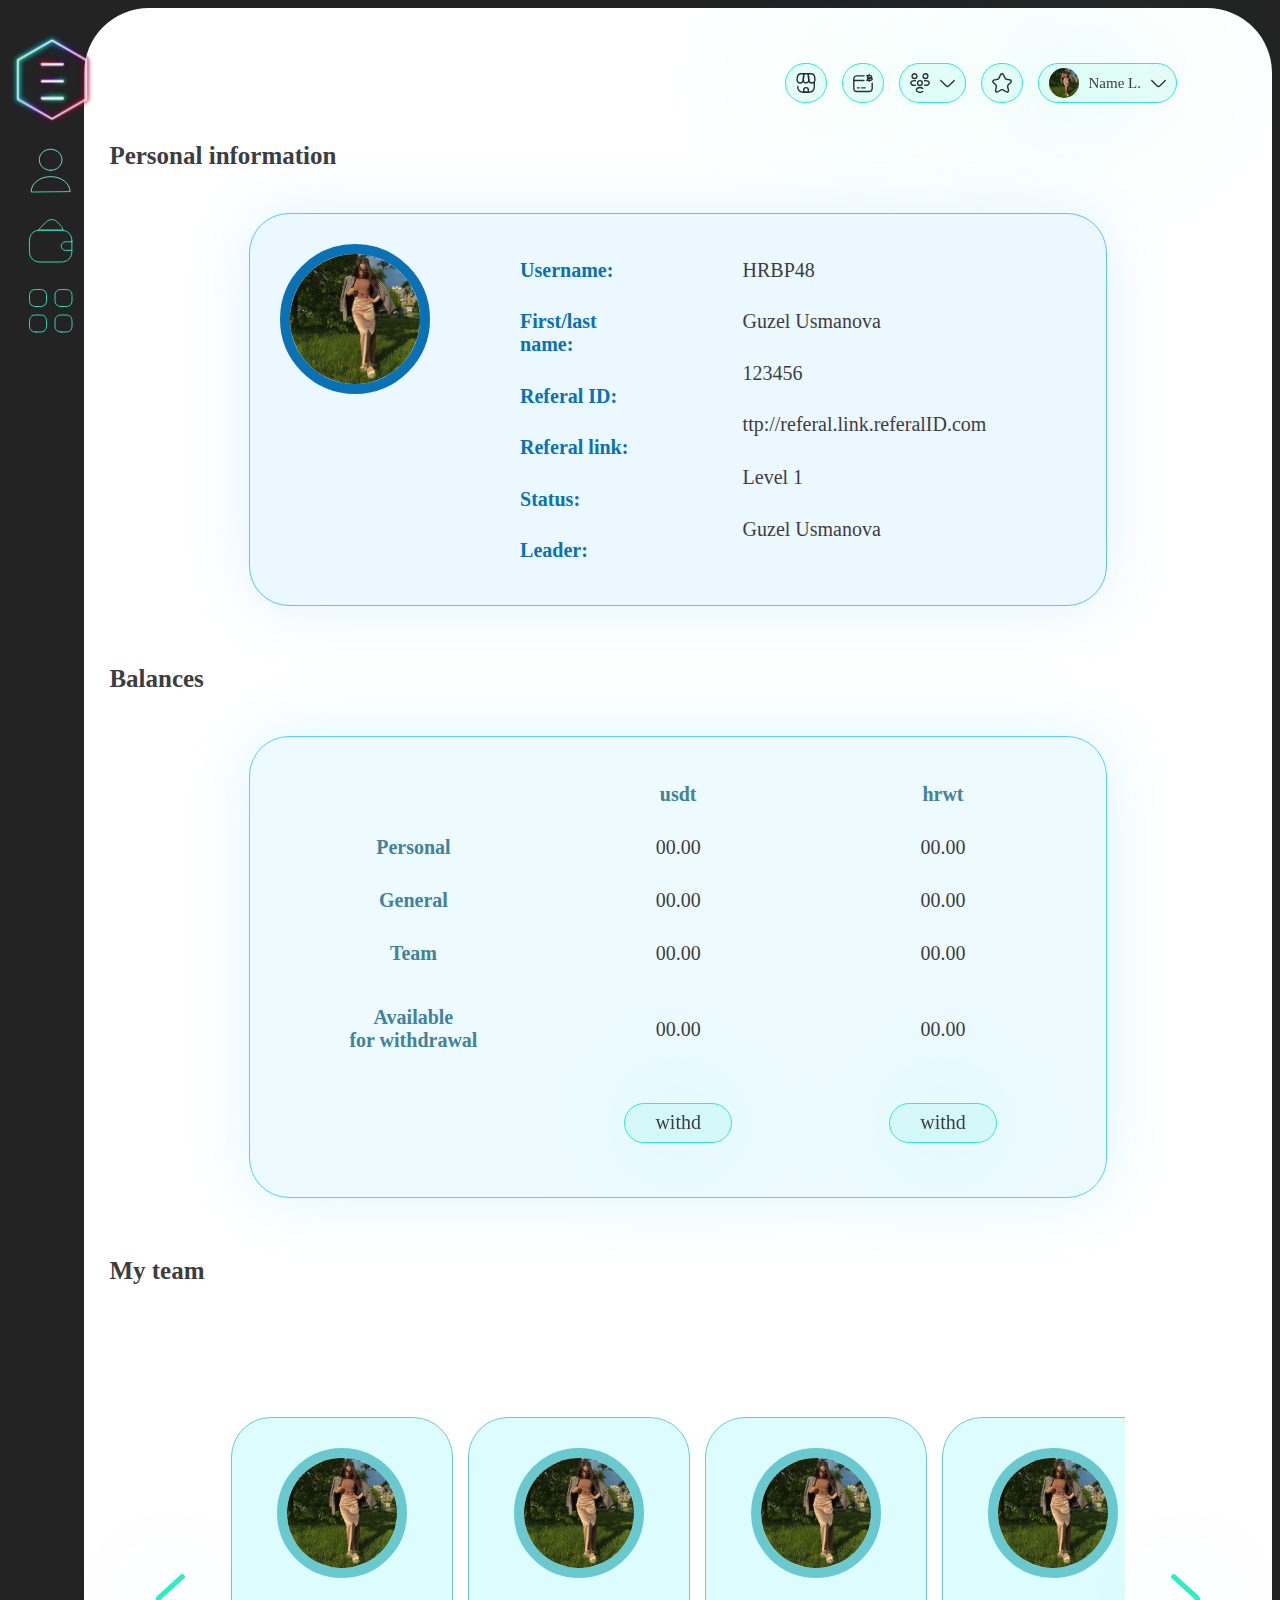
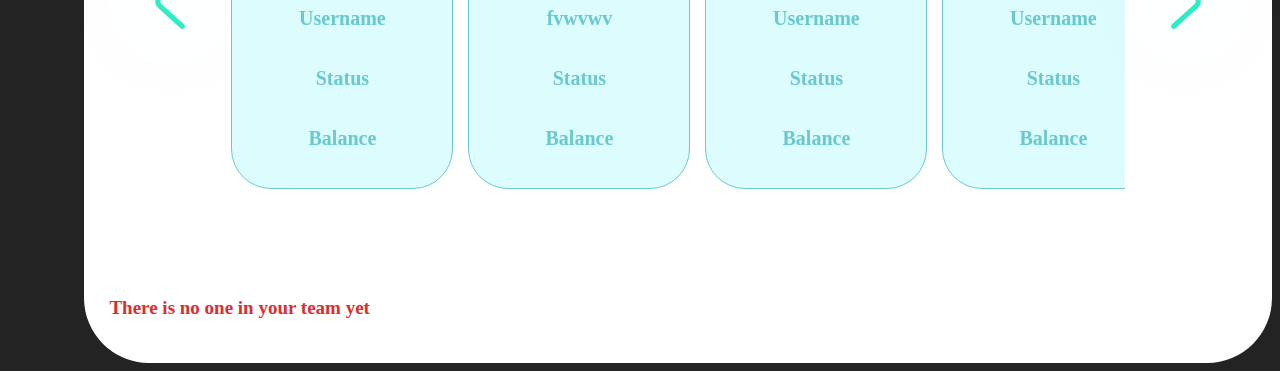
<file: index.html>
<!DOCTYPE html>
<html lang="en">
  <head>
    <title>Home</title>
    <meta charset="UTF-8" />
    <meta name="viewport" content="width=device-width" />
    <link rel="stylesheet" href="styles.css" />
    <script src="script.js" defer></script>
  </head>
  <body class="body">

    <div class="buttonsmenu">

        <button class="logo">
          <img  src="media/logo.png">
        </button>

        <a class="menu mar" href="#personalinformation">
          <img src="media/11.svg">
        </a>

        
          <a class="menu" href="#balances">
          <img src="media/2.svg">
          </a>
       

        <a class="menu" href="#myteam">
          <img src="media/3.svg">
        </a>
      
    </div>

    <div class="main">
      <nav class="nav">
        <div class="buttons">
          <button class="but" type="button">
            <img class="icon" src="media/market.svg" alt="" />
          </button>
          <button class="but" type="button">
            <img class="icon" src="media/finance.svg" alt="" />
          </button>
          <div>
            <button class="but down" type="button">
            <img class="icon" src="media/community.svg" alt="" />
            <img class="row" src="media/row.svg" alt="" />
          </button>

           <ul class="dropdown-list1">
                        <li class="dropdown-list-item" data-value="area">
                          <img src="media/teacher.png">
                          <a href="trainers.html">Trainers</a>
                        </li>
                        <li class="dropdown-list-item" data-value="packages">
                          <img src="media/blog.png">
                          <a href="index.html">Blog</a>
                        </li>
                    </ul> 
          </div>
          <button class="but" type="button">
            <img class="icon" src="media/project.svg" alt="" />
          </button>

          <div class="form-group">
              
                <div class="dropdown"></div>
                    <button class="signin button_drop">
                        <img class="photo button_drop" src="media/img.jpg" alt="" />
                        <p class="button_drop">Name L.</p>
                        <img class="row button_drop" src="media/row.svg" alt="" />
                    </button>
                    <ul class="dropdown-list2">
                        <li class="dropdown-list-item" data-value="area">
                          <img src="media/area.png">
                          <a href="index.html">Personal area</a>
                        </li>
                        <li class="dropdown-list-item" data-value="packages">
                          <img src="media/packages.png">
                          <a href="packages.html">Packages</a>
                        </li>
                        <li class="dropdown-list-item" data-value="settings">
                          <img src="media/settings.png">
                          <a href="settings.html">Settings</a>
                        </li>
                        <li class="dropdown-list-item" data-value="exit">
                          <img src="media/clock.png">
                          <a href="schedule.html">Schedule</a>
                        </li>
                        <li class="dropdown-list-item" data-value="exit">
                          <img src="media/exit.png">
                          <a href="index.html">Exit</a>
                        </li>
                    </ul>
                </div>

            <button class=" burger" type="button">
            <img class="icon" src="media/burger.svg" alt="" />
          </button>

        </div>
      </nav>

      
      <div class="information">
        <p id="personalinformation">Personal information</p>
        <div class="personal">
          <img class="profile" src="media/img.jpg" alt="">
          <div class="perinf">
                <div class="title">
                <h1 class="textleft">Username: </h1>
                <h1 class="textleft">First/last name: </h1>
                <h1 class="textleft">Referal ID: </h1>
                <h1 class="textleft">Referal link: </h1>
                <h1 class="textleft">Status: </h1>
                <h1 class="textleft">Leader: </h1>
              </div>
              <div class="title">
                <h1 class="textright">HRBP48</h1>
                <h1 class="textright">Guzel Usmanova</h1>
                <h1 class="textright">123456</h1>
                <a class="textright" href="ttp://referal.link.referalID.com">ttp://referal.link.referalID.com</a>
                <h1 class="textright">Level 1</h1>
                <h1 class="textright">Guzel Usmanova</h1>
              </div>
          </div>
          

        </div>

        <p id="balances">Balances</p>
        <div class="balances">
          <table class="table">
            <tr><th></th><th>usdt</th><th>hrwt</th></tr> <!--ряд с ячейками заголовков-->
            <tr><th>Personal</th><td>00.00</td><td>00.00</td></tr>
            <tr><th>General</th><td>00.00</td><td>00.00</td></tr>
            <tr><th>Team</th><td>00.00</td><td>00.00</td></tr>
            <tr><th>Available <br>for withdrawal</th><td>00.00</td><td>00.00</td></tr>
            <tr><th></th><th><button>withd</button></th><th><button>withd</button></th></tr>
          </table>
        </div>

        <p id="myteam">My team</p>
        <div class="forscroll" style="display: flex; align-items: center;">
          <button id="left" class="scrollbutton">
                  <img src="media/rowleft.svg">
          </button>
        <div class="wrapper">
        
            <div class="slider">
                
                <div class="myteam">
                  <img class="profileteam" src="media/img.jpg" alt="">
                  <p class="team">Username</p>
                  <p class="team">Status</p>
                  <p class="team">Balance</p>
                </div>
                <div class="myteam">
                  <img class="profileteam" src="media/img.jpg" alt="">
                  <p class="team">fvwvwv</p>
                  <p class="team">Status</p>
                  <p class="team">Balance</p>
                </div>
                <div class="myteam">
                  <img class="profileteam" src="media/img.jpg" alt="">
                  <p class="team">Username</p>
                  <p class="team">Status</p>
                  <p class="team">Balance</p>
                </div>
                <div class="myteam">
                  <img class="profileteam" src="media/img.jpg" alt="">
                  <p class="team">Username</p>
                  <p class="team">Status</p>
                  <p class="team">Balance</p>
                </div>
                <div class="myteam">
                  <img class="profileteam" src="media/img.jpg" alt="">
                  <p class="team">Username</p>
                  <p class="team">Status</p>
                  <p class="team">Balance</p>
                </div>
                <div class="myteam">
                  <img class="profileteam" src="media/img.jpg" alt="">
                  <p class="team">Username</p>
                  <p class="team">Status</p>
                  <p class="team">Balance</p>
                </div>
                <div class="myteam">
                  <img class="profileteam" src="media/img.jpg" alt="">
                  <p class="team">Username</p>
                  <p class="team">Status</p>
                  <p class="team">Balance</p>
                </div>
                <div class="myteam">
                  <img class="profileteam" src="media/img.jpg" alt="">
                  <p class="team">Username</p>
                  <p class="team">Status</p>
                  <p class="team">Balance</p>
                </div>
                <div class="myteam">
                  <img class="profileteam" src="media/img.jpg" alt="">
                  <p class="team">Username</p>
                  <p class="team">Status</p>
                  <p class="team">Balance</p>
                </div>
                <div class="myteam">
                  <img class="profileteam" src="media/img.jpg" alt="">
                  <p class="team">Username</p>
                  <p class="team">Status</p>
                  <p class="team">Balance</p>
                </div>
                
            </div>

           
        </div>
         <button id="right" class="scrollbutton">
              <img src="media/rowright.svg">
        </button>
        </div>


      </div>

      <div class="empty_team">
        <p>There is no one in your team yet</p>
      </div>


    </div>
  </body>
</html>
</file>
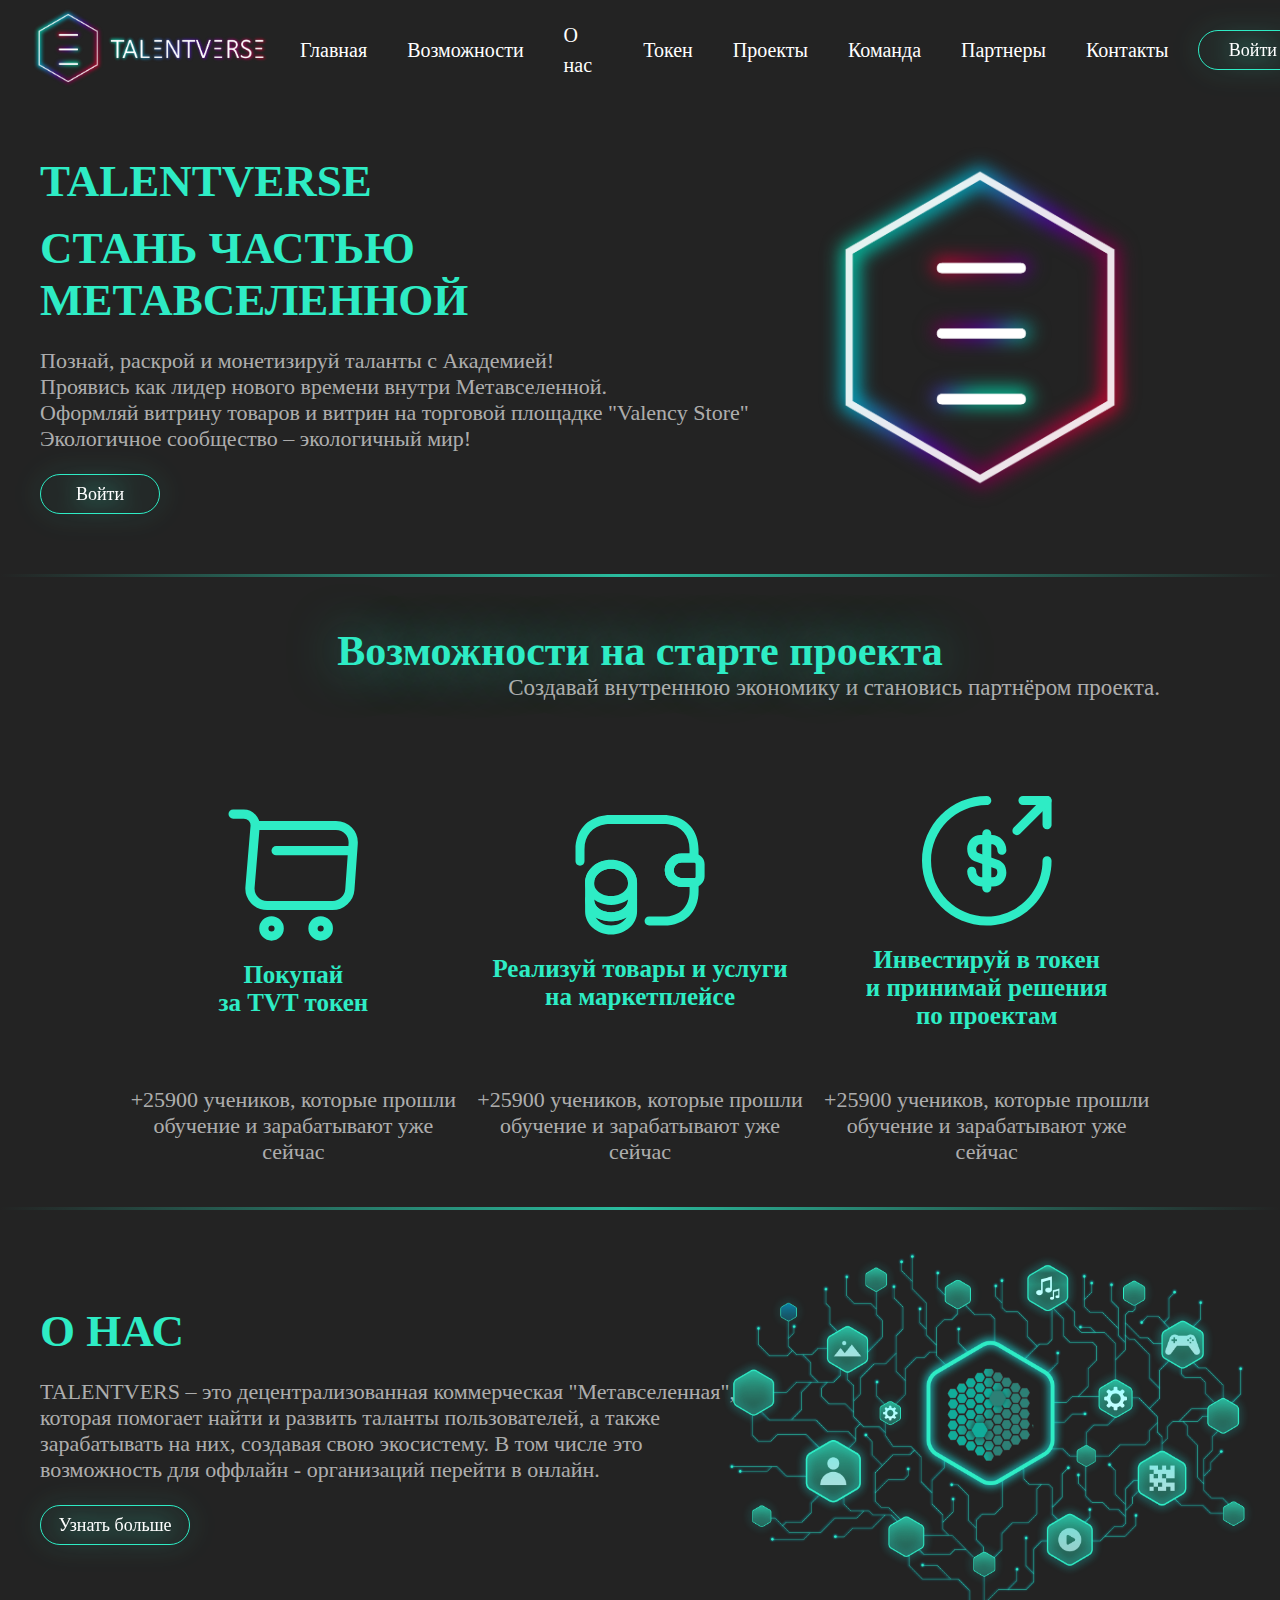
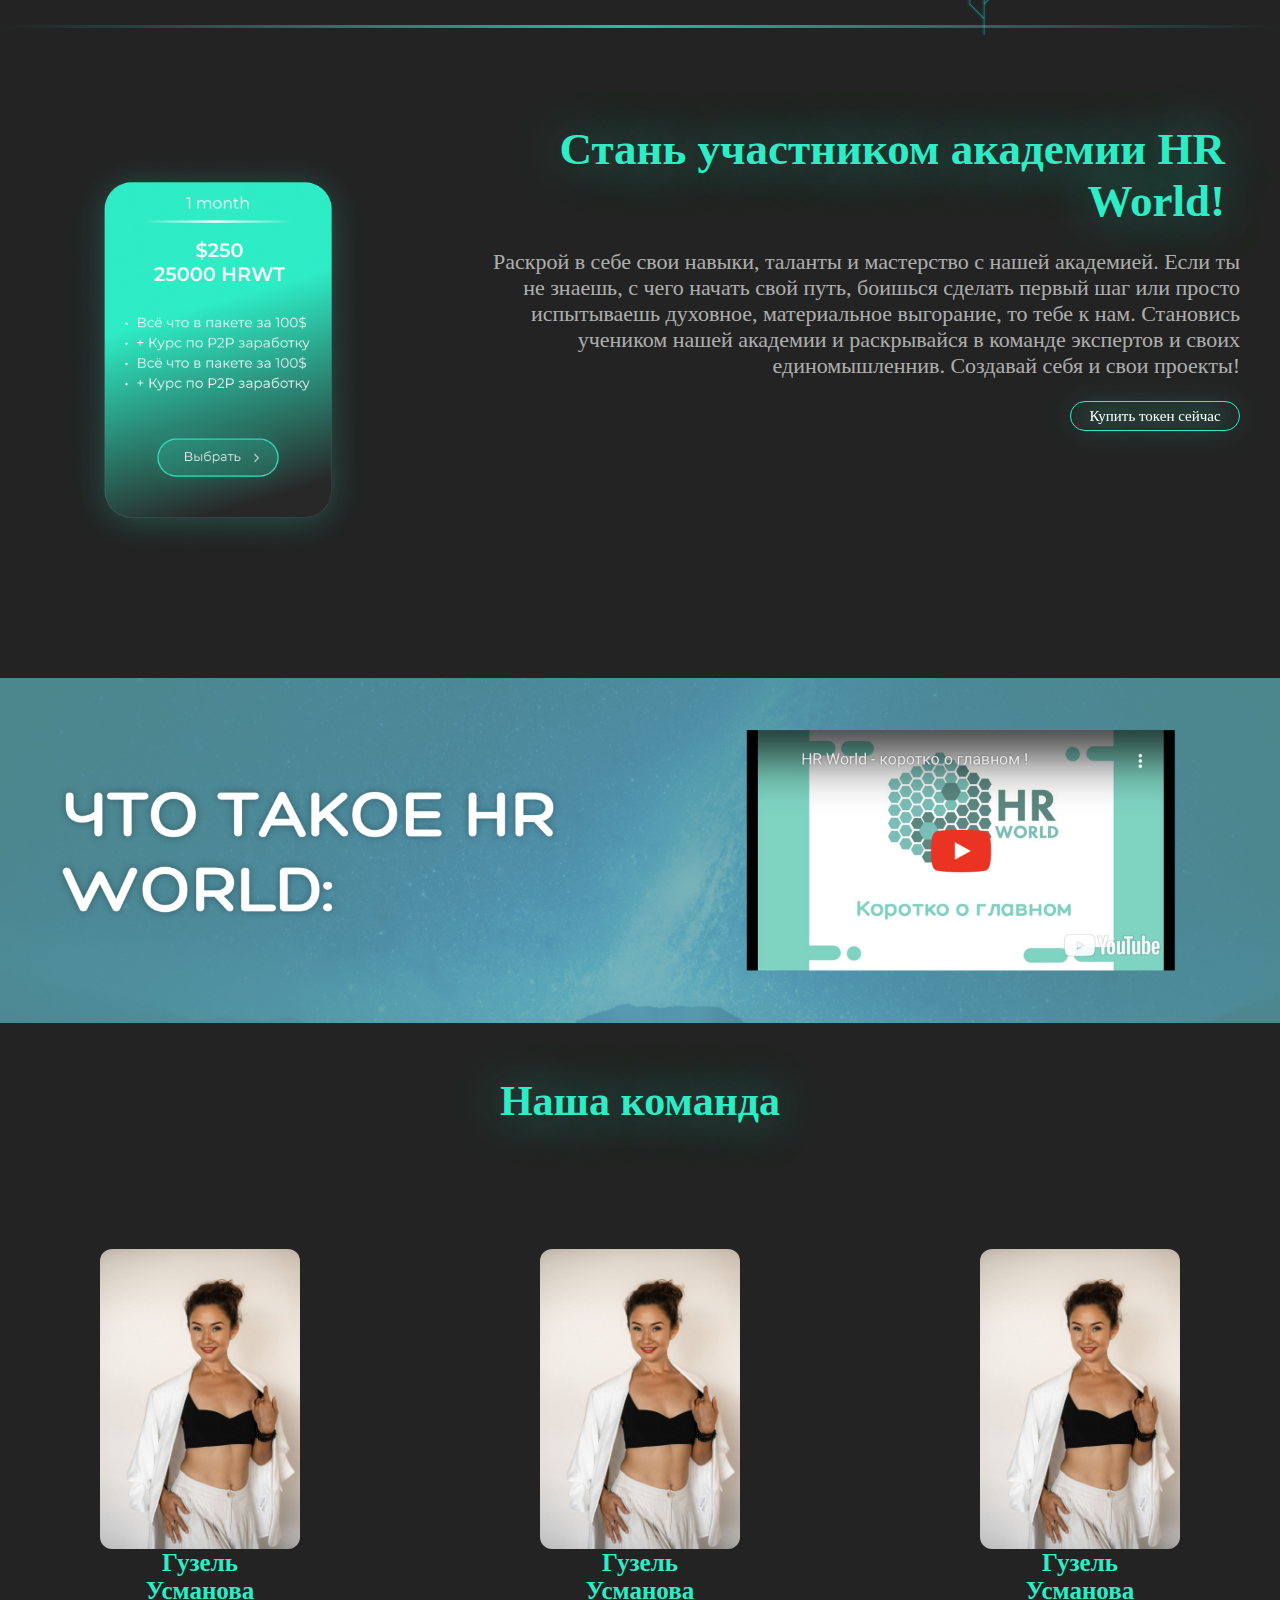
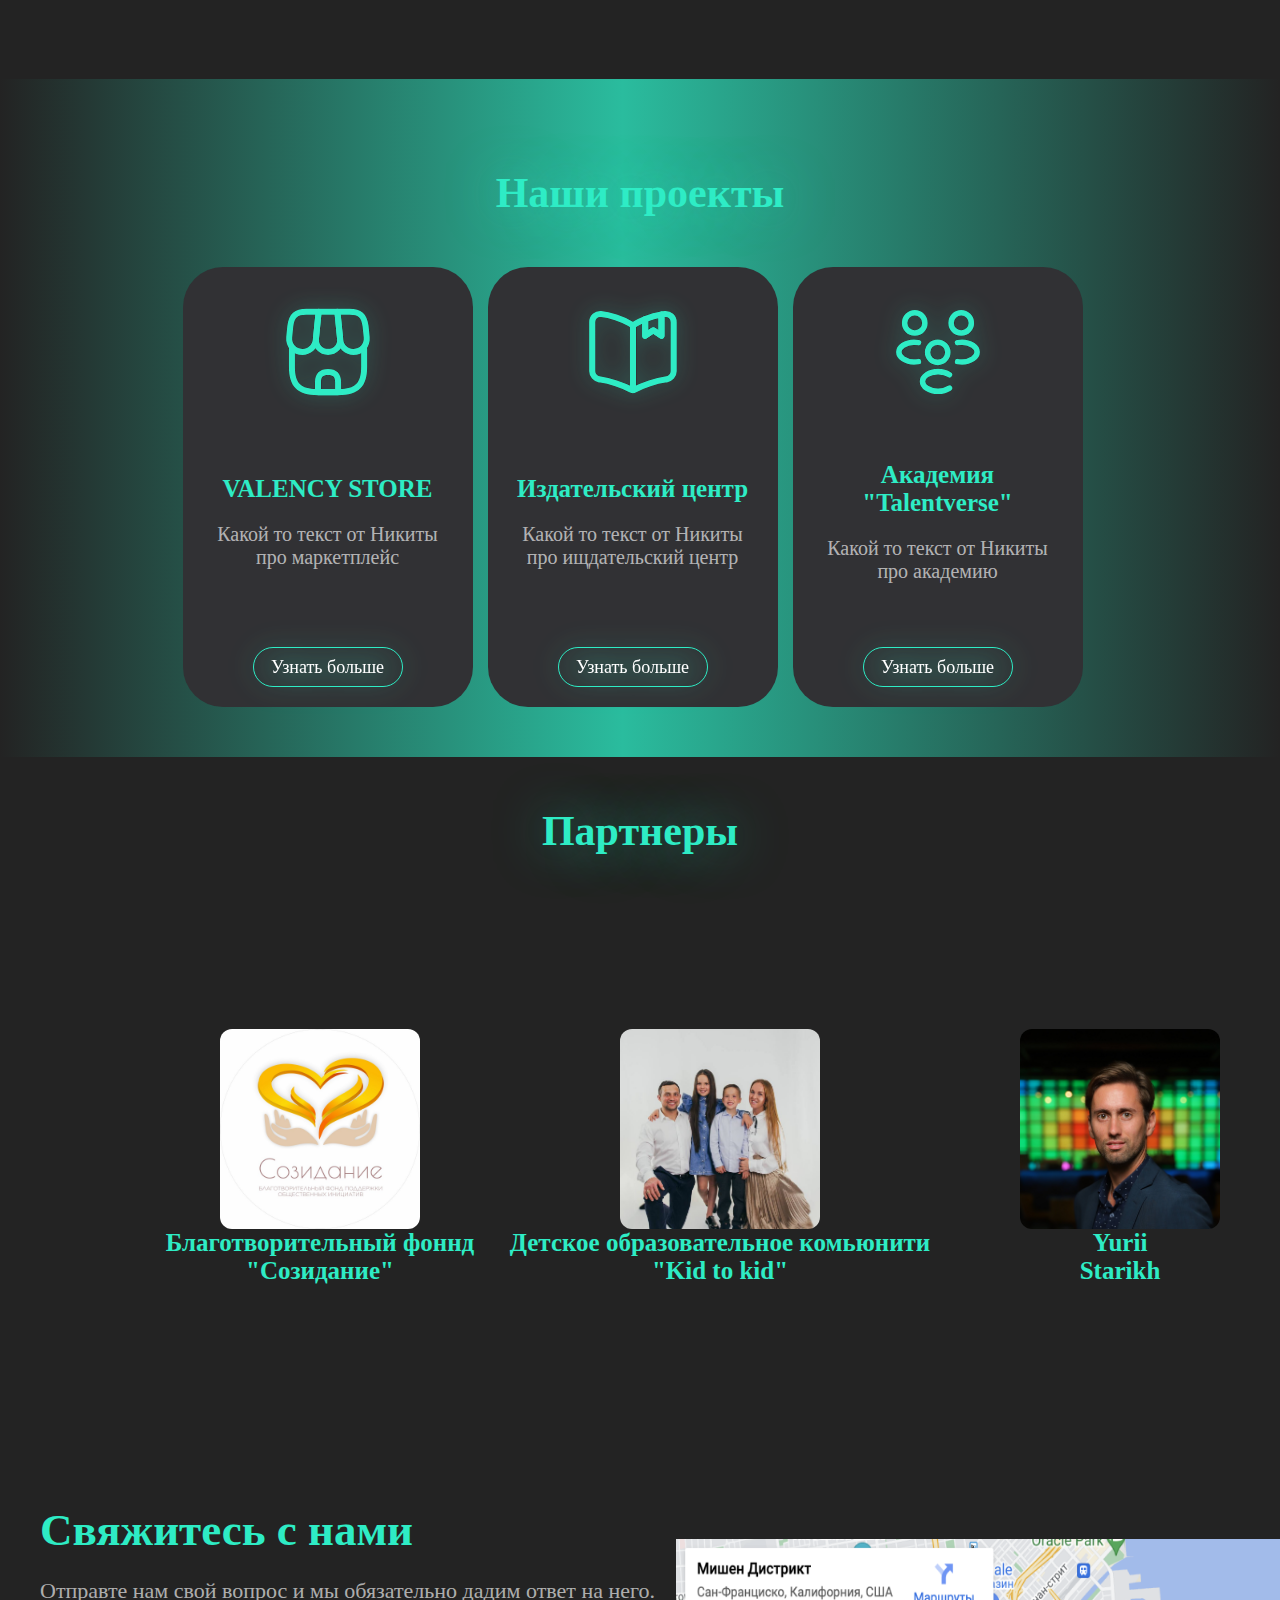
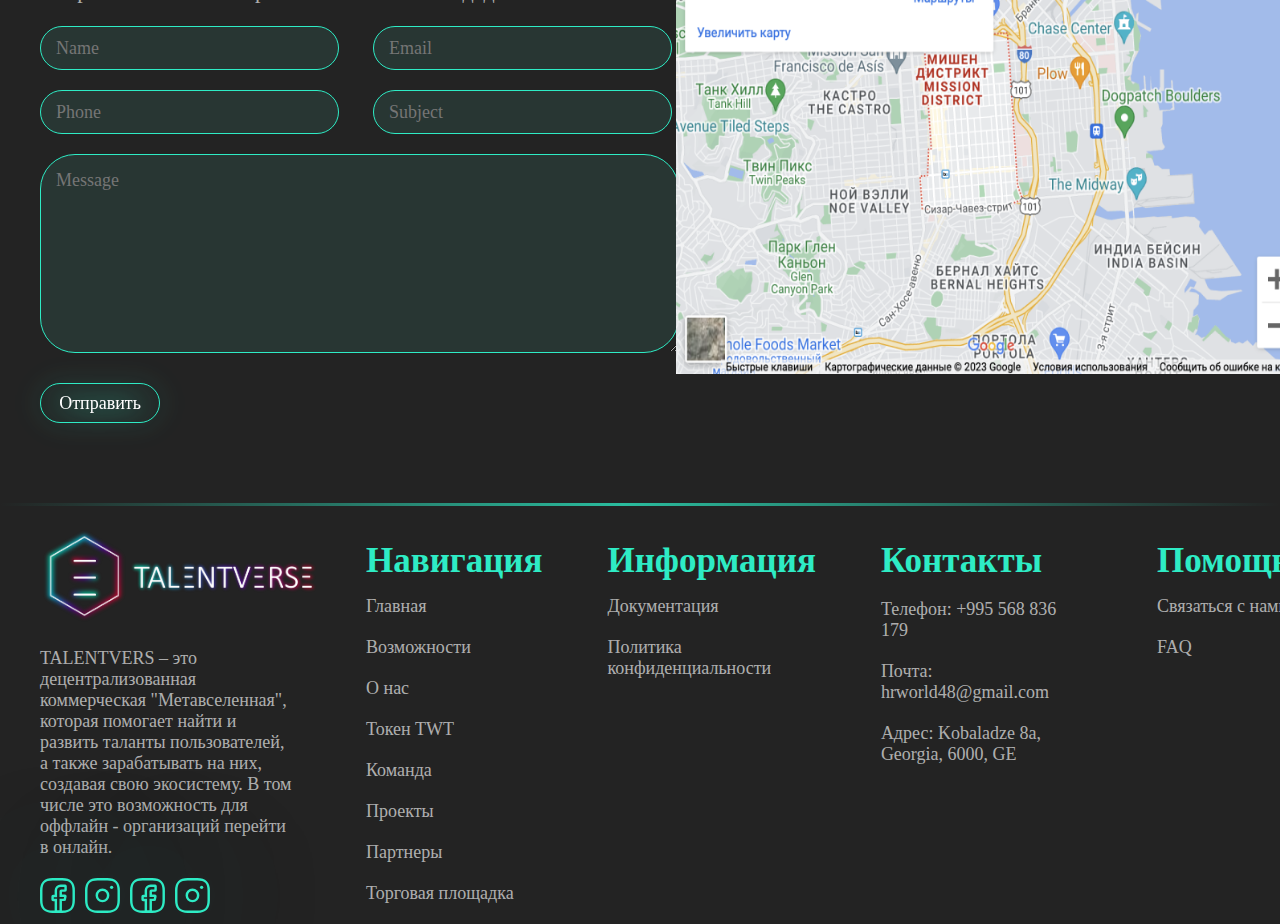
<file: main.html>
<!DOCTYPE html>
<html lang="en">
  <head>
    <title>Home</title>
    <meta charset="UTF-8" />
    <meta name="viewport" content="width=device-width, initial-scale=1">
    <link rel="stylesheet" href="main.css" />
    <script src="main.js" defer></script>
  </head>
  <body class="body">

      <nav class="navbar">

        <div class="container">

            <a href="#" class="navbar-brand"><img src="media/telentvers.png" alt=""></a>

            <div class="navbar-wrap">
                <ul class="navbar-menu">
                    <li><a href="#" class="link">Главная <div style="width: 65px; height: 8px; background: #2CE8C2; box-shadow: 0px 0px 21px rgba(44, 232, 194, 0.35); border-radius: 0px 0px 5px 5px;"></div></a></li>
                    <li><a href="#" class="link" >Возможности <div style="width: 110px; height: 8px; background: #2CE8C2; box-shadow: 0px 0px 21px rgba(44, 232, 194, 0.35); border-radius: 0px 0px 5px 5px;"></div></a></li>
                    <li><a href="#" class="link">О нас <div style="width: 45px; height: 8px; background: #2CE8C2; box-shadow: 0px 0px 21px rgba(44, 232, 194, 0.35); border-radius: 0px 0px 5px 5px;"></div></a></li>
                    <li><a href="#" class="link">Токен <div style="width: 50px; height: 8px; background: #2CE8C2; box-shadow: 0px 0px 21px rgba(44, 232, 194, 0.35); border-radius: 0px 0px 5px 5px;"></div></a></li>
                    <li><a href="#" class="link">Проекты <div style="width: 77px; height: 8px; background: #2CE8C2; box-shadow: 0px 0px 21px rgba(44, 232, 194, 0.35); border-radius: 0px 0px 5px 5px;"></div></a></li>
                    <li><a href="#" class="link">Команда <div style="width: 75px; height: 8px; background: #2CE8C2; box-shadow: 0px 0px 21px rgba(44, 232, 194, 0.35); border-radius: 0px 0px 5px 5px;"></div></a></li>
                    <li><a href="#" class="link">Партнеры <div style="width: 83px; height: 8px; background: #2CE8C2; box-shadow: 0px 0px 21px rgba(44, 232, 194, 0.35); border-radius: 0px 0px 5px 5px;"></div></a></li>
                    <li><a href="#" class="link">Контакты <div style="width: 83px; height: 8px; background: #2CE8C2; box-shadow: 0px 0px 21px rgba(44, 232, 194, 0.35); border-radius: 0px 0px 5px 5px;"></div></a></li>
                    <button class="enter"><a href="#">Войти</a></button>
                </ul>                    
            </div>

            <div class="burger">
              <img src="media/burgerr.svg" alt="">
            </div>
          
        </div>
       
      </nav>


      <div class="first">
        
        <div class="left">
          <p class="title">TALENTVERSE</p>
          <p class="title">СТАНЬ ЧАСТЬЮ МЕТАВСЕЛЕННОЙ</p>
          <p class="description">Познай, раскрой и монетизируй таланты с Академией!<br>Проявись как лидер нового времени внутри Метавселенной.<br>Оформляй витрину товаров и витрин на торговой площадке "Valency Store"<br>Экологичное сообщество – экологичный мир!</p>
          <button class="enter_button"><a href="#">Войти</a></button>
        </div>
        
        <div class="right">
          <img class="logo" src="media/logo1.png" alt="" style="position: absolute;">
        </div>

      </div>

      <div class="line"></div>

      <div class="second">

      <p class="title_min">Возможности на старте проекта</p>
      <p class="descr_min">Создавай внутреннюю экономику и становись партнёром проекта.</p>

        <div class="cards">

          <div class="possibility" style="">
            <div class="pos">
              <div  class="circle" style="position: relative;"> <img src="media/circle.png" alt=""></div>
                <div class="possibil" style="position: absolute;">
                  <img src="media/Group.svg" alt="" style=" ">
                  <p class="title_mini">Покупай</p>
                  <p class="title_mini">за TVT токен</p>
                </div>
              </div>
              <p class="descr_mini">+25900 учеников, которые прошли обучение и зарабатывают уже сейчас</p>
            </div>


          <div class="possibility" style="">
            <div class="pos">
              <div  class="circle" style="position: relative;"> <img src="media/circle.png" alt=""></div>
                <div class="possibil" style="position: absolute;">
                  <img src="media/43.svg" alt="" style=" ">
                  <p class="title_mini">Реализуй товары и услуги</p>
                  <p class="title_mini">на маркетплейсе</p>
                </div>
              </div>
              <p class="descr_mini">+25900 учеников, которые прошли обучение и зарабатывают уже сейчас</p>
            </div>


          <div class="possibility" style="">
            <div class="pos">
              <div  class="circle" style="position: relative;"> <img src="media/circle.png" alt=""></div>
                <div class="possibil" style="position: absolute;">
                  <img src="media/Group3.svg" alt="" style=" ">
                  <p class="title_mini">Инвестируй в токен</p>
                  <p class="title_mini">и принимай решения</p>
                  <p class="title_mini">по проектам</p>
                </div>
              </div>
              <p class="descr_mini">+25900 учеников, которые прошли обучение и зарабатывают уже сейчас</p>
            </div>
          </div>
        </div>
      </div>

      <div class="line"></div>





      <!-- <div class="second">

        <div class="cards">

          <div class="possibility" style="">
            <div class="pos">
              <div  class="b_photo" style="position: relative;"> <img src="media/b.png" alt=""></div>
                <div class="possibil" style="position: absolute;  width: 400px;">
                  <p class="title">+25900</p>
                  <p class="descr_mini">учеников, которые прошли обучение и зарабатывают уже сейчас</p>
                </div>
              </div>
            </div>

            <div class="possibility" style="display: flex; flex-direction: column; align-items: center; width: 150px;">
              <div class="pos">
                <div  class="b_photo" style="position: relative;"> <img src="media/b.png" alt=""></div>
                  <div class="possibil" style="position: absolute; width: 400px;">
                    <p class="title">+25900</p>
                    <p class="descr_mini">учеников, которые прошли обучение и зарабатывают уже сейчас</p>
                  </div>
                </div>
              </div>


              <div class="possibility" style="display: flex; flex-direction: column; align-items: center; width: 400px;">
                <div class="pos">
                  <div  class="b_photo" style="position: relative;"> <img src="media/b.png" alt=""></div>
                    <div class="possibil" style="position: absolute;  width: 400px;">
                      <p class="title">+25900</p>
                      <p class="descr_mini">учеников, которые прошли обучение и зарабатывают уже сейчас</p>
                    </div>
                  </div>
                </div>
        </div>
      </div>


      <div class="line"></div> -->




      <div class="third">
        
        <div class="left">
          <p class="title">О НАС</p>
          <p class="description">TALENTVERS – это децентрализованная коммерческая "Метавселенная", которая помогает найти и развить таланты пользователей, а также зарабатывать на них, создавая свою экосистему. В том числе это возможность для оффлайн - организаций перейти в онлайн.</p>
          <button class="know_button"><a href="#">Узнать больше</a></button>
        </div>
        
        <div class="right nonee">
          <!-- <div  class="b_photo" style="position: relative;"> <img src="media/b.png" alt=""></div> -->
          <img class="tree" src="media/tree.png" alt="" style="">
        </div>

      </div>


      <div class="line"></div>


      <div class="third" >
        
        <div class="lleft nonee">
          <img class="pack" src="media/pack.png" alt="">
        </div>

        <div class="rright">
          <p class="title-right">Стань участником академии HR World!</p>
          <p class="description-right">Раскрой в себе свои навыки, таланты и мастерство с нашей академией. Если ты не знаешь, с чего начать свой путь, боишься сделать первый шаг или просто испытываешь духовное, материальное выгорание, то тебе к нам. Становись учеником нашей академии и раскрывайся в команде экспертов и своих единомышленнив. Создавай себя и свои проекты!</p>
            <div style=""> <button class="token_button"><a href="#">Купить токен сейчас</a></button></div>
            
        </div>

      </div>





      <div class="image_wrapper" >
        <div class="slider">
          <div class="slider-nav">
            <div class="slider-items">
              <div class="item">
                <img src="media/wrap.png" alt="">
              </div>
              <div class="item">
                <img src="media/wrap.png" alt="">
              </div>
              <div class="item">
                <img src="media/wrap.png" alt="">
              </div>
              <div class="item">
                <img src="media/wrap.png" alt="">
              </div>
              <div class="item">
                <img src="media/wrap.png" alt="">
              </div>
            </div>
          </div>
        </div>
      </div>


      <div class="second_team">

        <p class="title_min" style="">Наша команда</p>
  
          <div class="cards">
  
            <div class="team_name" >
              <div class="pos">
                <div  class="circle_photo"> <img src="media/circle.png" alt=""></div>
                  <div class="possibil_team" >
                    <img src="media/photo.jpg" alt="" style="  border-radius: 12px; cursor: pointer;">
                    <p class="title_mini">Гузель</p>
                    <p class="title_mini">Усманова</p>
                  </div>
                </div>
              </div>
  
  
              <div class="team_name" style="">
                <div class="pos">
                  <div  class="circle_photo"> <img src="media/circle.png" alt=""></div>
                    <div class="possibil_team" >
                      <img src="media/photo.jpg" alt="" style="  border-radius: 12px; cursor: pointer;">
                      <p class="title_mini">Гузель</p>
                      <p class="title_mini">Усманова</p>
                    </div>
                  </div>
                </div>
  
  
                <div class="team_name" style="">
                  <div class="pos">
                    <div  class="circle_photo"> <img src="media/circle.png" alt=""></div>
                      <div class="possibil_team" >
                        <img src="media/photo.jpg" alt="" style=" border-radius: 12px; cursor: pointer;">
                        <p class="title_mini">Гузель</p>
                        <p class="title_mini">Усманова</p>
                      </div>
                    </div>
                  </div>
          </div>
        </div>
  
        <div class="fifth" style="padding-top: 40px;">
          <p class="title_min" style="text-align: center;">Наши проекты</p>
          <div class="forscroll" style="display: flex; align-items: center; justify-content: center">
  
            <!-- <button id="left" class="scrollbutton">
                    <img src="media/rowleft.svg">
            </button> -->
            <!-- <div class="wrapper forpackages"> -->
          
              <div class="our_projects">
                  
                  <div class="packages_slider">
                    <img src="media/main1.svg">
                    <div>
                      <p class="title_mini">VALENCY STORE</p>
                      <p class="describe_main">Какой то текст от Никиты про маркетплейс </p>
                    </div>  
                    <button class="know_button"><a href="#">Узнать больше</a></button>
                  </div>


                  <div class="packages_slider">
                    <img src="media/main3.svg">
                    <div>
                      <p class="title_mini">Издательский центр</p>
                      <p class="describe_main">Какой то текст от Никиты про ищдательский центр</p>
                    </div>  
                    <button class="know_button"><a href="#">Узнать больше</a></button>
                  </div>


                  <div class="packages_slider">
                    <img src="media/main2.svg">
                    <div>
                      <p class="title_mini">Академия "Talentverse"</p>
                      <p class="describe_main">Какой то текст от Никиты про академию</p>
                    </div>  
                    <button class="know_button"><a href="#">Узнать больше</a></button>
                  </div>


                  <!-- <div class="packages_slider">
                    <img src="media/main4.svg">
                    <div>
                      <p class="title_mini">3D моделирование AR и VR </p>
                      <p class="describe_main">Создавай внутреннюю экономику и увеличивай доходность с помощью биржи! </p>
                    </div>  
                    <button class="know_button"><a href="#">Узнать больше</a></button>
                  </div> -->
  
                  
                 
                  
              </div>
  
             
          </div>
           <!-- <button id="right" class="scrollbutton">
                <img src="media/rowright.svg">
          </button> -->
          </div>

        </div>

       

        <div class="second">

          <p class="title_min">Партнеры</p>

          <div class="cards">
  
            <div class="team_name">
              <div class="pos">
                <div  class="circle_photo" style="position: relative;"> <img src="media/circle.png" alt=""></div>
                  <div class="possibil_team" >
                    <img src="media/soz.jpeg" alt="" style=" border-radius: 12px; cursor: pointer;">
                    <p class="title_mini">Благотворительный фоннд</p>
                    <p class="title_mini">"Созидание"</p>
                  </div>
                </div>
              </div>
  
  
              <div class="team_name">
                <div class="pos">
                  <div  class="circle_photo" style="position: relative;"> <img src="media/circle.png" alt=""></div>
                    <div class="possibil_team" >
                      <img src="media/kid.jpeg" alt="" style="border-radius: 12px; cursor: pointer;">
                      <p class="title_mini">Детское образовательное комьюнити</p>
                      <p class="title_mini">"Kid to kid"</p>
                    </div>
                  </div>
                </div>
  
  
                <div class="team_name">
                  <div class="pos">
                    <div  class="circle_photo" style="position: relative;"> <img src="media/circle.png" alt=""></div>
                      <div class="possibil_team" >
                        <img src="media/Me.jpeg" alt="" style=" border-radius: 12px; cursor: pointer;">
                        <p class="title_mini">Yurii</p>
                        <p class="title_mini">Starikh</p>
                      </div>
                    </div>
                  </div>
          </div>
        </div>
  
          <!-- <div class="cards">
  
            <div class="possibility" style="display: flex; flex-direction: column; align-items: center; width: 400px;">
              <div class="pos">
                <div  class="b_photo" style="position: relative;"> <img src="media/b.png" alt=""></div>
                  <div class="possibil" style="position: absolute;">
                    <img src="media/heart.svg" alt="" style=" width: 200px; border-radius: 12px; cursor: pointer;">
                    <p class="title_mini">Благотворительный</p>
                    <p class="title_mini">фонд “Созидание”</p>
                  </div>
                </div>
              </div>
  
  
              <div class="possibility" style="display: flex; flex-direction: column; align-items: center; width: 400px;">
                <div class="pos">
                  <div  class="b_photo" style="position: relative;"> <img src="media/b.png" alt=""></div>
                    <div class="possibil" style="position: absolute;">
                      <img src="media/heart.svg" alt="" style=" width: 200px; border-radius: 12px; cursor: pointer;">
                      <p class="title_mini">Благотворительный</p>
                      <p class="title_mini">фонд “Созидание”</p>
                    </div>
                  </div>
                </div>
  
  
                <div class="possibility" style="display: flex; flex-direction: column; align-items: center; width: 400px;">
                  <div class="pos">
                    <div  class="b_photo" style="position: relative;"> <img src="media/b.png" alt=""></div>
                      <div class="possibil" style="position: absolute;">
                        <img src="media/heart.svg" alt="" style=" width: 200px; border-radius: 12px; cursor: pointer;">
                        <p class="title_mini">Благотворительный</p>
                        <p class="title_mini">фонд “Созидание”</p>
                      </div>
                    </div>
                  </div>
          </div>
        </div> -->


        <!-- <div class="line"></div> -->


        <div class="forms" >
        
          <div class="left">
            <p class="title">Свяжитесь с нами</p>
            <p class="description">Отправте нам свой вопрос и мы обязательно дадим ответ на него.</p>
            <div class="two_forms">
              <input type="text" placeholder="Name">
              <input type="text" placeholder="Email">
            </div>
            <div class="two_forms">
              <input type="text" placeholder="Phone">
              <input type="text" placeholder="Subject">
            </div>
            <div style="display: flex; flex-direction: column;">
              <textarea name="" id=""  placeholder="Message"></textarea>
              <button class="enter" style="margin: 0; margin-top: 30px;"><a href="#">Отправить</a></button>
            </div>

          </div>

          
          <div class="right_map">
            <img class="tree" src="media/map.png" alt="">
          </div>

  
        </div>



        <div class="line"></div>


        <div class="contacts">

          <div class="footer_first">
            <a href="#" class="brand"><img src="media/telentvers.png" alt=""></a>
            <p class="description-footer">TALENTVERS – это децентрализованная коммерческая "Метавселенная", которая помогает найти и развить таланты пользователей, а также зарабатывать на них, создавая свою экосистему. В том числе это возможность для оффлайн - организаций перейти в онлайн.</p>
            <div style="display: flex; flex-direction: row;">
              <img class="networks" src="media/face.svg">
              <img class="networks" src="media/inst.svg">
              <img class="networks" src="media/face.svg">
              <img class="networks" src="media/inst.svg">
            </div>
          </div>

          <div class="footer_second">
            <p class="title-footer">Навигация</p>
            <a href="#" class="description-footer">Главная</a>
            <a href="#" class="description-footer">Возможности</a>
            <a href="#" class="description-footer">О нас</a>
            <a href="#" class="description-footer">Токен TWT</a>
            <a href="#" class="description-footer">Команда</a>
            <a href="#" class="description-footer">Проекты</a>
            <a href="#" class="description-footer">Партнеры</a>
            <a href="#" class="description-footer">Торговая площадка</a>
          </div>

          <div class="footer_third">
            <p class="title-footer">Информация</p>
            <a href="#" class="description-footer">Документация</a>
            <a href="#" class="description-footer">Политика конфиденциальности</a>
          </div>

          <div class="footer_forth">
            <p class="title-footer">Контакты</p>
            <p class="description-footer">Телефон: 
              +995 568 836 179</p>
            <p class="description-footer">Почта: hrworld48@gmail.com</p>
            <p class="description-footer">Адрес: Kobaladze 8a, Georgia, 6000, GE</p>
          </div>

          <div class="footer_fifth">
            <p class="title-footer">Помощь</p>
            <a href="#" class="description-footer">Связаться с нами</a>
            <a href="#" class="description-footer">FAQ</a>
          </div>

          
          

        </div>



  </body>
</html>
</file>
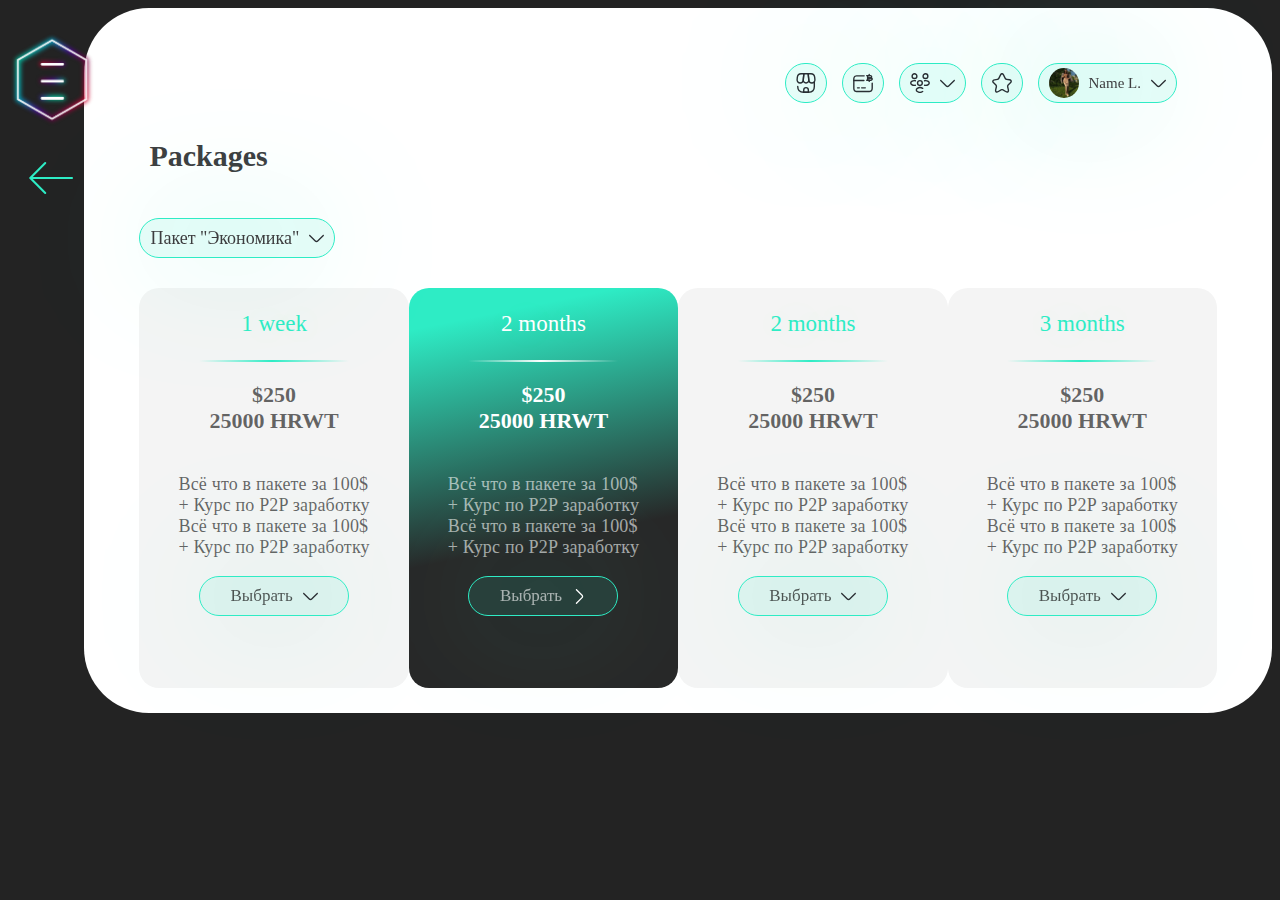
<file: packages.html>
<!DOCTYPE html>
<html lang="en">
  <head>
    <title>Home</title>
    <meta charset="UTF-8" />
    <meta name="viewport" content="width=device-width" />
    <link rel="stylesheet" href="styles.css" />
    <script src="script-packages.js" defer></script>
  </head>
  <body class="body">

    <div class="buttonsmenu">

        <button class="logo">
          <img  src="media/logo.png">
        </button>

        <!-- <a class="menu mar" href="#">
          <img src="media/packages.png">
        </a>
 -->
        
          <a class="menu exit" href="index.html">
            <img src="media/exit.svg">
          </a>
       

       
      
    </div>

    <div class="main">
      <nav class="nav">
        <div class="buttons">
          <button class="but" type="button">
            <img class="icon" src="media/market.svg" alt="" />
          </button>
          <button class="but" type="button">
            <img class="icon" src="media/finance.svg" alt="" />
          </button>
          <div>
            <button class="but down" type="button">
            <img class="icon" src="media/community.svg" alt="" />
            <img class="row" src="media/row.svg" alt="" />
          </button>

           <ul class="dropdown-list1">
                        <li class="dropdown-list-item" data-value="area">
                          <img src="media/teacher.png">
                          <a href="trainers.html">Trainers</a>
                        </li>
                        <li class="dropdown-list-item" data-value="packages">
                          <img src="media/blog.png">
                          <a href="index.html">Blog</a>
                        </li>
                    </ul> 
          </div>
          <button class="but" type="button">
            <img class="icon" src="media/project.svg" alt="" />
          </button>

          <div class="form-group">
              
                <div class="dropdown"></div>
                    <button class="signin">
                        <img class="photo" src="media/img.jpg" alt="" />
                        <p>Name L.</p>
                        <img class="row" src="media/row.svg" alt="" />
                    </button>
                    <ul class="dropdown-list2">
                        <li class="dropdown-list-item" data-value="area">
                          <img src="media/area.png">
                          <a href="index.html">Personal area</a>
                        </li>
                        <li class="dropdown-list-item" data-value="packages">
                          <img src="media/packages.png">
                          <a href="packages.html">Packages</a>
                        </li>
                        <li class="dropdown-list-item" data-value="settings">
                          <img src="media/settings.png">
                          <a href="settings.html">Settings</a>
                        </li>
                        <li class="dropdown-list-item" data-value="exit">
                          <img src="media/clock.png">
                          <a href="schedule.html">Schedule</a>
                        </li>
                        <li class="dropdown-list-item" data-value="exit">
                          <img src="media/exit.png">
                          <a href="index.html">Exit</a>
                        </li>
                    </ul>
                </div>

            <button class=" burger" type="button">
            <img class="icon" src="media/burger.svg" alt="" />
          </button>

        </div>
      </nav>

      <p class="title_packages" id="myteam">Packages</p>
       
      <div>
        <button class="but subj" type="button" style="margin-bottom: 0px; margin-top: 0; margin-left: 30px;">
          <p class="subject">Пакет "Экономика"</p>
        <img class="row" src="media/row.svg" alt="" />
      </button>

       <ul class="dropdown-list3" style="margin-bottom: 50px; margin-top: 20; margin-left: 30px;">
              <li class="dropdown-list-item" data-value="area" style="margin: 10px;">
                <a href="packages.html">Не экономика</a>
              </li>
              <li class="dropdown-list-item" data-value="packages" style="margin: 10px;">
                <a href="packages.html">Какой то еще пакет</a>
              </li>
              <li class="dropdown-list-item" data-value="settings" style="margin: 10px;">
                <a href="packages.html">Пакетик</a>
              </li>
              <li class="dropdown-list-item" data-value="exit" style="margin: 10px;">
                <a href="packages.html">Еще пакетик</a>
              </li>
          </ul> 
      </div>

      <div class="packages" style="display: flex; justify-content: space-between; padding-left: 30px; padding-right: 30px; padding-top: 30px;">
      
        <div class="package">
          <p class="time_package">1 week</p>
          <div class="line_package"></div>
          <p class="price_package">$250 <br> 25000 HRWT</p>
          <p class="describe_package">Всё что в пакете за 100$ <br> + Курс по P2P заработку <br> Всё что в пакете за 100$ <br> + Курс по P2P заработку
          </p>
          <button class="signin_packages">
            <p>Выбрать</p>
            <img class="row" src="media/row.svg" alt="" />
          </button>
        </div>

        <div class="package_main">
          <p class="time_package_main">2 months</p>
          <div class="line_package_main"></div>
          <p class="price_package_main">$250 <br> 25000 HRWT</p>
          <p class="describe_package_main">Всё что в пакете за 100$ <br> + Курс по P2P заработку <br> Всё что в пакете за 100$ <br> + Курс по P2P заработку
          </p>
          <button class="signin_packages_main">
            <p>Выбрать</p>
            <img class="row" src="media/rowr.svg" alt="" />
          </button>
        </div>

        <div class="package">
          <p class="time_package">2 months</p>
          <div class="line_package"></div>
          <p class="price_package">$250 <br> 25000 HRWT</p>
          <p class="describe_package">Всё что в пакете за 100$ <br> + Курс по P2P заработку <br> Всё что в пакете за 100$ <br> + Курс по P2P заработку
          </p>
          <button class="signin_packages">
            <p>Выбрать</p>
            <img class="row" src="media/row.svg" alt="" />
          </button>
        </div>

        <div class="package">
          <p class="time_package">3 months</p>
          <div class="line_package"></div>
          <p class="price_package">$250 <br> 25000 HRWT</p>
          <p class="describe_package">Всё что в пакете за 100$ <br> + Курс по P2P заработку <br> Всё что в пакете за 100$ <br> + Курс по P2P заработку
          </p>
          <button class="signin_packages">
            <p>Выбрать</p>
            <img class="row" src="media/row.svg" alt="" />
          </button>
        </div>

      </div>




      </div>
    </div>
  </body>
</html>
</file>
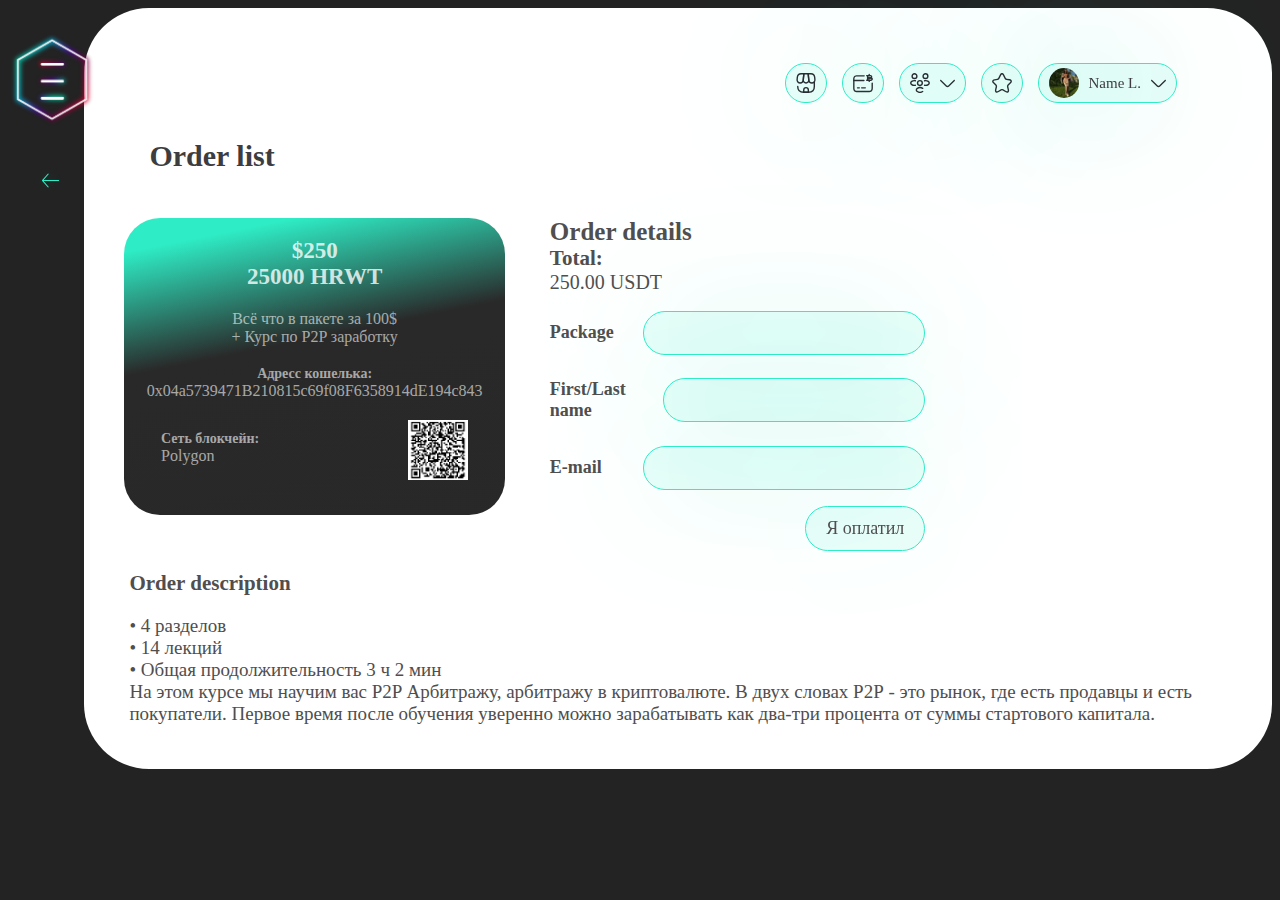
<file: payment.html>
<!DOCTYPE html>
<html lang="en">
  <head>
    <title>Home</title>
    <meta charset="UTF-8" />
    <meta name="viewport" content="width=device-width" />
    <link rel="stylesheet" href="styles.css" />
    <script src="payment.js" defer></script>
  </head>
  <body class="body">

    <div class="buttonsmenu">

        <button class="logo">
          <img  src="media/logo.png">
        </button>

        <!-- <a class="menu mar" href="#">
          <img src="media/packages.png">
        </a>
 -->
        
          <a class="menu exit" href="index.html">
          <img src="media/exit.png">
          </a>
       

       
      
    </div>

    <div class="main">
      <nav class="nav">
        <div class="buttons">
          <button class="but" type="button">
            <img class="icon" src="media/market.svg" alt="" />
          </button>
          <button class="but" type="button">
            <img class="icon" src="media/finance.svg" alt="" />
          </button>
          <div>
            <button class="but down" type="button">
            <img class="icon" src="media/community.svg" alt="" />
            <img class="row" src="media/row.svg" alt="" />
          </button>

           <ul class="dropdown-list1">
                        <li class="dropdown-list-item" data-value="area">
                          <img src="media/teacher.png">
                          <a href="trainers.html">Trainers</a>
                        </li>
                        <li class="dropdown-list-item" data-value="packages">
                          <img src="media/blog.png">
                          <a href="index.html">Blog</a>
                        </li>
                    </ul> 
          </div>
          <button class="but" type="button">
            <img class="icon" src="media/project.svg" alt="" />
          </button>

          <div class="form-group">
              
                <div class="dropdown"></div>
                    <button class="signin">
                        <img class="photo" src="media/img.jpg" alt="" />
                        <p>Name L.</p>
                        <img class="row" src="media/row.svg" alt="" />
                    </button>
                    <ul class="dropdown-list2">
                        <li class="dropdown-list-item" data-value="area">
                          <img src="media/area.png">
                          <a href="index.html">Personal area</a>
                        </li>
                        <li class="dropdown-list-item" data-value="packages">
                          <img src="media/packages.png">
                          <a href="packages.html">Packages</a>
                        </li>
                        <li class="dropdown-list-item" data-value="settings">
                          <img src="media/settings.png">
                          <a href="settings.html">Settings</a>
                        </li>
                        <li class="dropdown-list-item" data-value="exit">
                          <img src="media/clock.png">
                          <a href="schedule.html">Schedule</a>
                        </li>
                        <li class="dropdown-list-item" data-value="exit">
                          <img src="media/exit.png">
                          <a href="index.html">Exit</a>
                        </li>
                    </ul>
                </div>

            <button class=" burger" type="button">
            <img class="icon" src="media/burger.svg" alt="" />
          </button>

        </div>
      </nav>

      <p class="title_packages" id="myteam">Order list</p>

      <div class="payment_blocks">
        <div class="order">
            <p class="price" style="margin-bottom: 20px;">$250 <br> 25000 HRWT</p>
            <p class="describe">Всё что в пакете за 100$ <br>+ Курс по P2P заработку</p>
            <p class="up">Адресс кошелька:</p>
            <p class="describe">0x04a5739471B210815c69f08F6358914dE194c843</p>

            <div style="display: flex; justify-content: space-between; align-items: center; width: 90%;">
              <div>
                <p class="up" style="margin: 0; margin-right: 10px; text-align: left;">Сеть блокчейн:</p>
                <p class="describe" style="text-align: left;">Polygon</p>
              </div>

              <img src="media/qr.jpg" alt="">
            </div>

        </div>

        <div class="details" style="display: flex; flex-direction: column;">
            <div style="display: flex; justify-content: space-between; ">
                <p class="detail">Order details</p>

            </div>

                <p class="total">Total: </p>
                <p class="price_pay">250.00 USDT</p>


            <div style="display: flex; flex-direction: column;">
              <div class="personalarea" style="margin-top: 10px;">
                <p class="for_input">Package </p>
                <input type="text" placeholder="">
            </div>
            <div class="personalarea">
                <p class="for_input">First/Last name</p>
                <input type="text" placeholder="">
            </div>
            <div class="personalarea">
                <p class="for_input">E-mail</p>
                <input type="text" placeholder="">
            </div>

            <div class="personalarea" style="margin-top: 10px;">
                <p class="for_input"></p>
                <button class="save">Я оплатил</button>
            </div>
            </div>
            
           
        </div>

      </div>

        <p class="description_order" style="margin-left: 20px;">Order description</p>
        <p class="points" style="margin-left: 20px;">• 4 разделов <br>• 14 лекций <br>• Общая продолжительность 3 ч 2 мин <br>На этом курсе мы научим вас P2P Арбитражу, арбитражу в криптовалюте. В двух словах Р2Р - это рынок, где есть продавцы и есть покупатели. Первое время после обучения уверенно можно зарабатывать как два-три процента от суммы стартового капитала.</p>

      </div>


        
      


      </div>
    </div>
  </body>
</html>
</file>
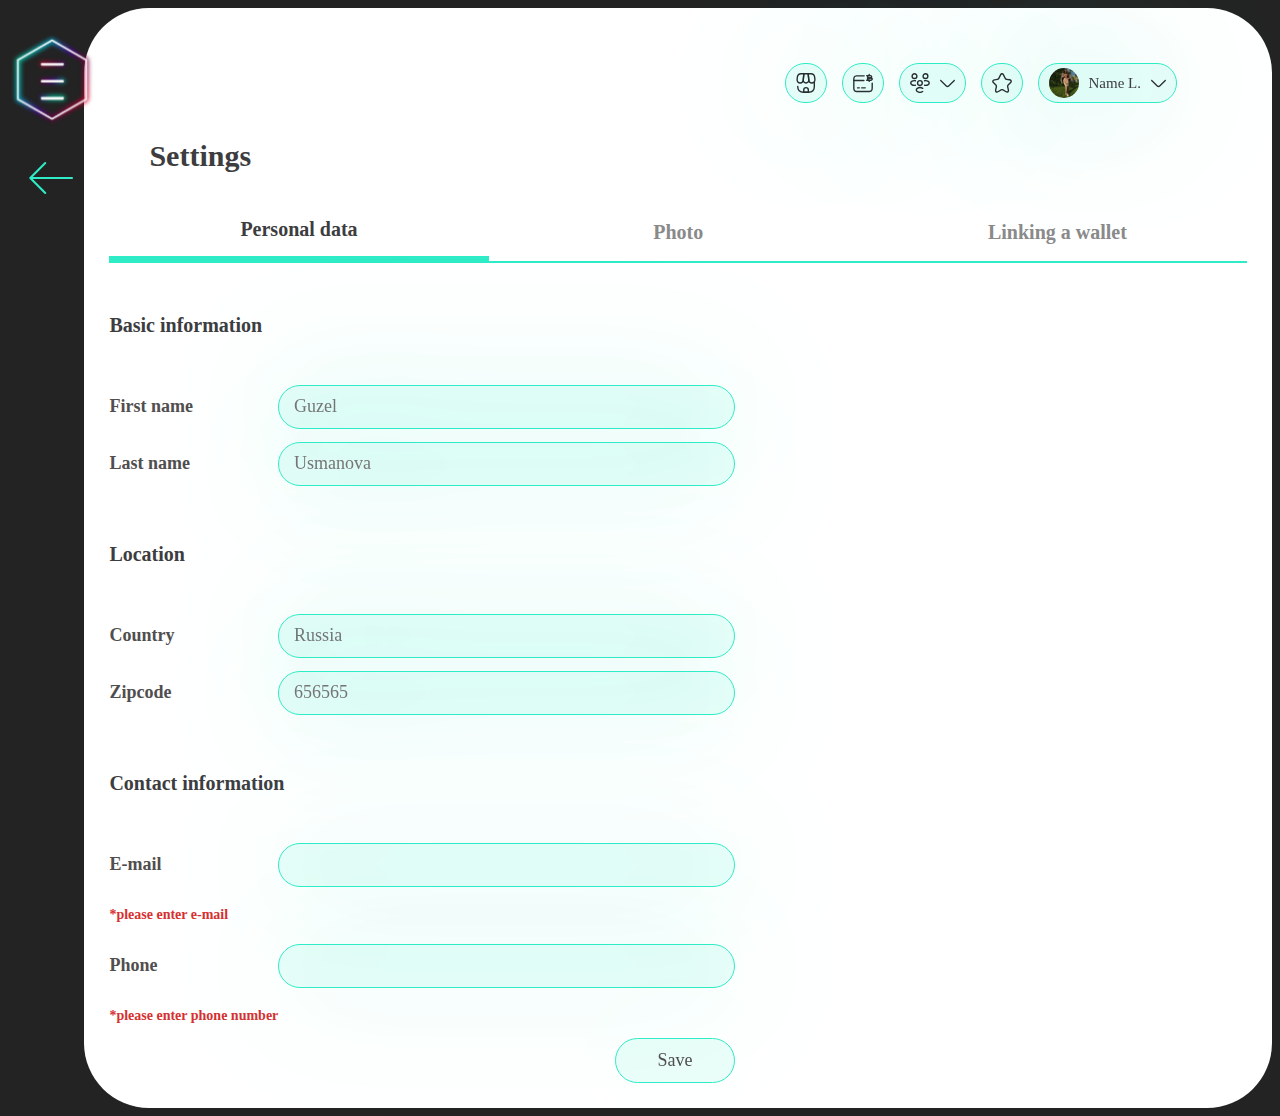
<file: settings.html>
<!DOCTYPE html>
<html lang="en">
  <head>
    <title>Home</title>
    <meta charset="UTF-8" />
    <meta name="viewport" content="width=device-width" />
    <link rel="stylesheet" href="styles.css" />
    <script src="script-settings.js" defer></script>
  </head>
  <body class="body">

    <div class="buttonsmenu">

      <button class="logo">
        <img  src="media/logo.png">
      </button>

      <a class="menu exit" href="index.html">
        <img src="media/exit.svg">
      </a>

    </div>

    <div class="main">

      <nav class="nav">
        <div class="buttons">
          <button class="but" type="button">
            <img class="icon" src="media/market.svg" alt="" />
          </button>
          <button class="but" type="button">
            <img class="icon" src="media/finance.svg" alt="" />
          </button>
          <div>
            <button class="but down" type="button">
            <img class="icon" src="media/community.svg" alt="" />
            <img class="row" src="media/row.svg" alt="" />
          </button>

           <ul class="dropdown-list1">
                        <li class="dropdown-list-item" data-value="area">
                          <img src="media/teacher.png">
                          <a href="trainers.html">Trainers</a>
                        </li>
                        <li class="dropdown-list-item" data-value="packages">
                          <img src="media/blog.png">
                          <a href="index.html">Blog</a>
                        </li>
                    </ul> 
          </div>
          <button class="but" type="button">
            <img class="icon" src="media/project.svg" alt="" />
          </button>

          <div class="form-group">
              
                <div class="dropdown"></div>
                    <button class="signin">
                        <img class="photo" src="media/img.jpg" alt="" />
                        <p>Name L.</p>
                        <img class="row" src="media/row.svg" alt="" />
                    </button>
                    <ul class="dropdown-list2">
                        <li class="dropdown-list-item" data-value="area">
                          <img src="media/area.png">
                          <a href="index.html">Personal area</a>
                        </li>
                        <li class="dropdown-list-item" data-value="packages">
                          <img src="media/packages.png">
                          <a href="packages.html">Packages</a>
                        </li>
                        <li class="dropdown-list-item" data-value="settings">
                          <img src="media/settings.png">
                          <a href="settings.html">Settings</a>
                        </li>
                        <li class="dropdown-list-item" data-value="exit">
                          <img src="media/clock.png">
                          <a href="schedule.html">Schedule</a>
                        </li>
                        <li class="dropdown-list-item" data-value="exit">
                          <img src="media/exit.png">
                          <a href="index.html">Exit</a>
                        </li>
                    </ul>
                </div>

            <button class=" burger" type="button">
            <img class="icon" src="media/burger.svg" alt="" />
          </button>

        </div>
      </nav>

      <p class="title_packages" id="myteam">Settings</p>

       <div class="buttons-settings" style="display: flex;">
         <button class="settings area open">Personal data</button>
         <button class="settings photoset">Photo</button>
         <button class="settings linkset">Linking a wallet</button>
       </div>

       <div class="line"></div>

       <div class="content-item  open">
         
          <p class="settings_text">Basic information</p>

          <div class="personalarea" >
            <p class="for_input">First name</p>
            <input type="text" placeholder="Guzel">
          </div>

          <div class="personalarea">
            <p class="for_input">Last name</p>
            <input type="text" placeholder="Usmanova">
          </div>

          <p class="settings_text">Location</p>

          <div class="personalarea">
            <p class="for_input">Country</p>
            <input type="text" placeholder="Russia">
          </div>

          <div class="personalarea">
            <p class="for_input">Zipcode</p>
            <input type="text" placeholder="656565">
          </div>

          <p class="settings_text">Contact information</p>

          <div class="personalarea">
            <p class="for_input">E-mail</p>
            <input type="text" placeholder="">
          </div>

          <div class="personalarea">
            <p class="error">*please enter e-mail</p>
            <p class="for_input"></p>
          </div>

          <div class="personalarea">
            <p class="for_input">Phone</p>
            <input type="text" placeholder="">
          </div>
          <div class="personalarea">
            <p class="error">*please enter phone number</p>
            <p class="for_input"></p>
          </div>

          <div class="personalarea">
            <p class="for_input"></p>
            <button class="save">Save</button>
          </div>


       </div>

       <div class="content-item photosettings ">
        <div class="personalarea" style="padding-top: 20px;">
          <img class="change_photo" src="media/img.jpg" alt=""/>

         <div>
          <button class="upload">Upload a photo</button>
          <button class="upload" style="margin-top: 30px;">Save</button>
         </div>
        </div>
        
       </div>
 
       <div class="content-item wallet ">
          <div class="personalarea" style="padding-top:20px">
            <p class="for_input">Address <br> of Metamask wallet</p>
            <input type="text" placeholder="">
          </div>
          <div class="personalarea">
            <p class="error">*please enter address</p>
            <p class="for_input"></p>
          </div>
          <div class="personalarea">
            <p class="for_input"></p>
            <button class="save">Save</button>
          </div>
       </div>


      
  </body>
</html>
</file>
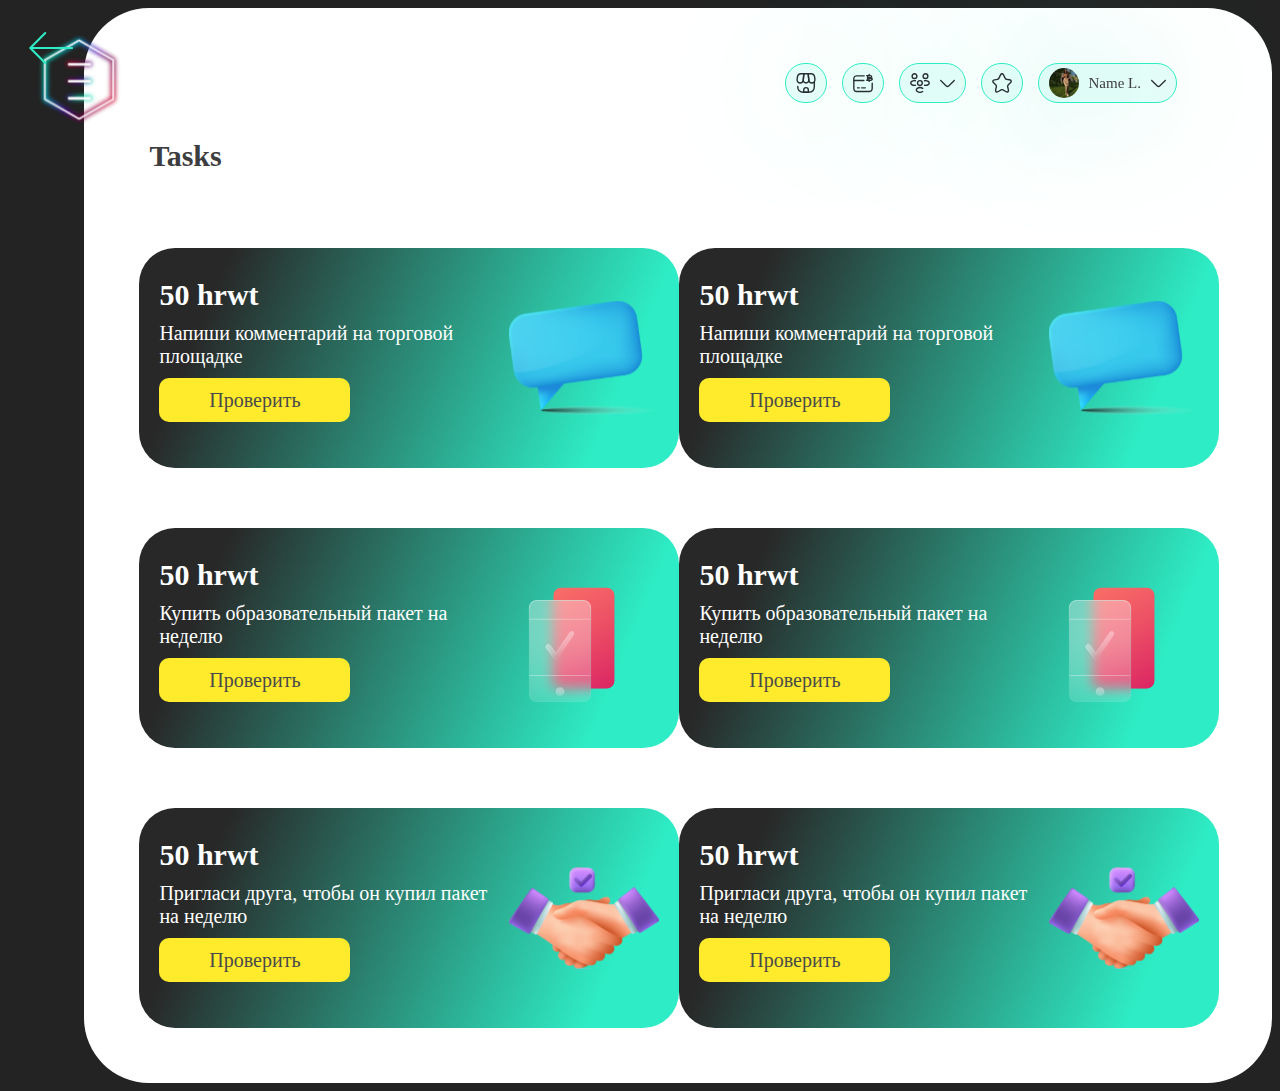
<file: tasks.html>
<!DOCTYPE html>
<html lang="en">
  <head>
    <title>Home</title>
    <meta charset="UTF-8" />
    <meta name="viewport" content="width=device-width" />
    <link rel="stylesheet" href="styles.css" />
    <script src="tasks.js" defer></script>
  </head>
  <body class="body">

    <div class="buttonsmenu">

      <div class="buttonsmenu_menu" style="margin-left: auto; margin-right: auto;">

        <button class="logo">
          <img  src="media/logo.png">
        </button>
        
          <a class="menu exit" href="index.html">
          <img src="media/exit.svg">
          </a>
      </div>

      
    </div>

    <div class="main">
      <nav class="nav">
        <div class="buttons">
          <button class="but" type="button">
            <img class="icon" src="media/market.svg" alt="" />
          </button>
          <button class="but" type="button">
            <img class="icon" src="media/finance.svg" alt="" />
          </button>
          <div>
            <button class="but down" type="button">
            <img class="icon" src="media/community.svg" alt="" />
            <img class="row" src="media/row.svg" alt="" />
          </button>

           <ul class="dropdown-list1">
                        <li class="dropdown-list-item" data-value="area">
                          <img src="media/teacher.png">
                          <a href="trainers.html">Trainers</a>
                        </li>
                        <li class="dropdown-list-item" data-value="packages">
                          <img src="media/blog.png">
                          <a href="index.html">Blog</a>
                        </li>
                    </ul> 
          </div>
          <button class="but" type="button">
            <img class="icon" src="media/project.svg" alt="" />
          </button>

          <div class="form-group">
              
                <div class="dropdown"></div>
                    <button class="signin">
                        <img class="photo" src="media/img.jpg" alt="" />
                        <p>Name L.</p>
                        <img class="row" src="media/row.svg" alt="" />
                    </button>
                    <ul class="dropdown-list2">
                        <li class="dropdown-list-item" data-value="area">
                          <img src="media/area.png">
                          <a href="index.html">Personal area</a>
                        </li>
                        <li class="dropdown-list-item" data-value="packages">
                          <img src="media/packages.png">
                          <a href="packages.html">Packages</a>
                        </li>
                        <li class="dropdown-list-item" data-value="settings">
                          <img src="media/settings.png">
                          <a href="settings.html">Settings</a>
                        </li>
                        <li class="dropdown-list-item" data-value="exit">
                          <img src="media/clock.png">
                          <a href="schedule.html">Schedule</a>
                        </li>
                        <li class="dropdown-list-item" data-value="exit">
                          <img src="media/exit.png">
                          <a href="index.html">Exit</a>
                        </li>
                    </ul>
                </div>

            <button class=" burger" type="button">
            <img class="icon" src="media/burger.svg" alt="" />
          </button>

        </div>
      </nav>

      <p class="title_packages" id="myteam">Tasks</p>

      
      <div class="tasks_line" >
        <div class="task">
          <div class="task_text" style="display: flex; flex-direction: column;">
            <p class="task_price">50 hrwt</p>
            <p class="task_description">Напиши комментарий на торговой площадке</p>
            <button class="task_button">Проверить</button>
          </div>
          <img class="task_img" src="media/comment.svg" alt="">
        </div>
        <div class="task">
          <div class="task_text">
            <p class="task_price">50 hrwt</p>
            <p class="task_description">Напиши комментарий на торговой площадке</p>
            <button class="task_button">Проверить</button>
          </div>
          <img class="task_img" src="media/comment.svg" alt="">
        </div>
      </div>

      <div class="tasks_line">
        <div class="task">
          <div class="task_text" style="display: flex; flex-direction: column;">
            <p class="task_price">50 hrwt</p>
            <p class="task_description">Купить образовательный пакет на неделю </p>
            <button class="task_button">Проверить</button>
          </div>
          <img class="task_img" src="media/phone.svg" alt="">
        </div>
        <div class="task">
          <div class="task_text">
            <p class="task_price">50 hrwt</p>
            <p class="task_description">Купить образовательный пакет на неделю </p>
            <button class="task_button">Проверить</button>
          </div>
          <img class="task_img" src="media/phone.svg" alt="">
        </div>
      </div>

      <div class="tasks_line">
        <div class="task">
          <div class="task_text" style="display: flex; flex-direction: column;">
            <p class="task_price">50 hrwt</p>
            <p class="task_description">Пригласи друга, чтобы он купил пакет на неделю</p>
            <button class="task_button">Проверить</button>
          </div>
          <img class="task_img" src="media/Hand.svg" alt="">
        </div>
        <div class="task">
          <div class="task_text">
            <p class="task_price">50 hrwt</p>
            <p class="task_description">Пригласи друга, чтобы он купил пакет на неделю</p>
            <button class="task_button">Проверить</button>
          </div>
          <img class="task_img" src="media/Hand.svg" alt="">
        </div>
      </div>
    
  </body>
</html>
</file>
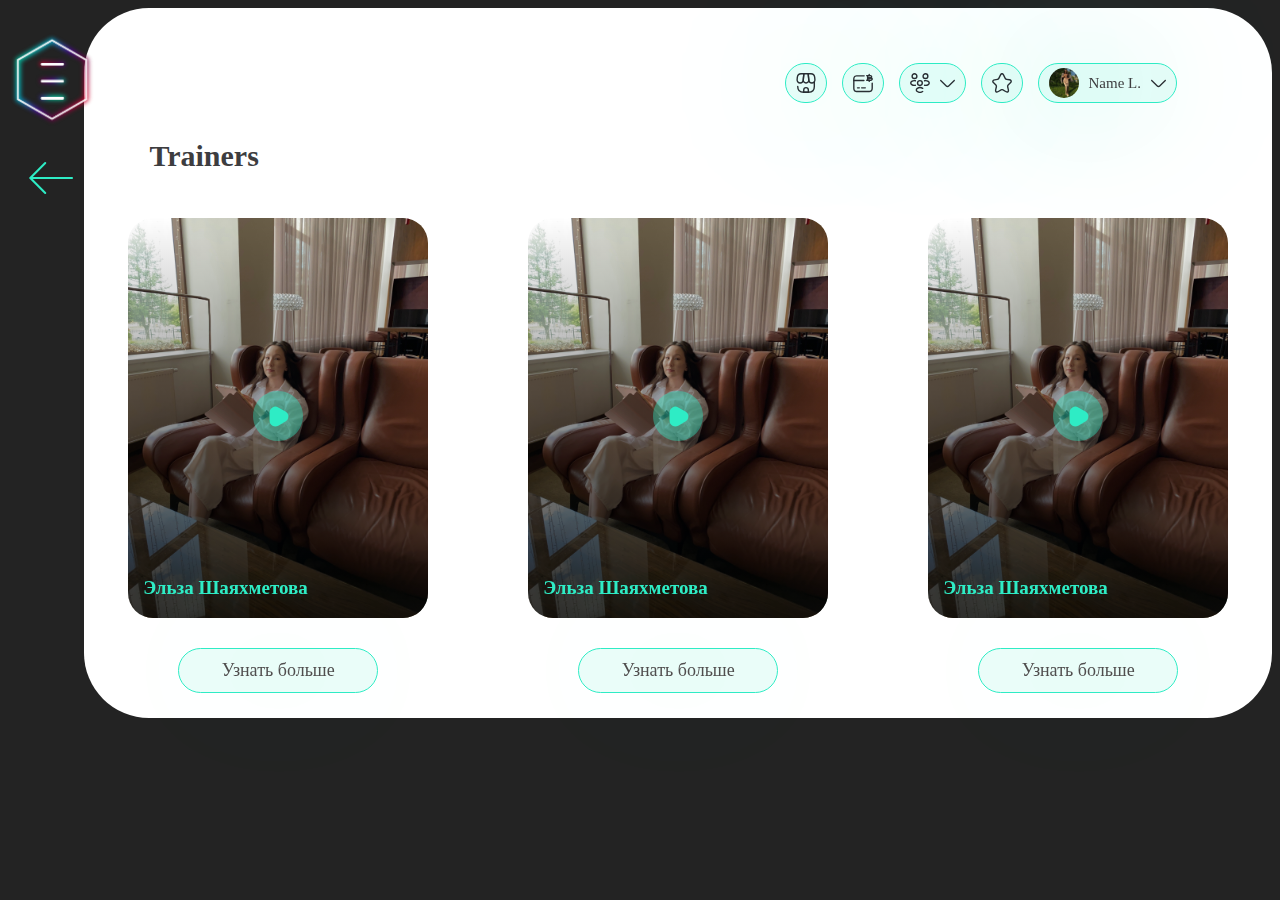
<file: trainers.html>
<!DOCTYPE html>
<html lang="en">
  <head>
    <title>Home</title>
    <meta charset="UTF-8" />
    <meta name="viewport" content="width=device-width" />
    <link rel="stylesheet" href="styles.css" />
    <script src="trainers.js" defer></script>
  </head>
  <body class="body">

    <div class="buttonsmenu">

        <button class="logo">
          <img  src="media/logo.png">
        </button>

        <!-- <a class="menu mar" href="#">
          <img src="media/packages.png">
        </a>
 -->
        
          <a class="menu exit" href="index.html">
            <img src="media/exit.svg">
          </a>
       

       
      
    </div>

    <div class="main">
      <nav class="nav">
        <div class="buttons">
          <button class="but" type="button">
            <img class="icon" src="media/market.svg" alt="" />
          </button>
          <button class="but" type="button">
            <img class="icon" src="media/finance.svg" alt="" />
          </button>
          <div>
            <button class="but down" type="button">
            <img class="icon" src="media/community.svg" alt="" />
            <img class="row" src="media/row.svg" alt="" />
          </button>

           <ul class="dropdown-list1">
                        <li class="dropdown-list-item" data-value="area">
                          <img src="media/teacher.png">
                          <a href="trainers.html">Trainers</a>
                        </li>
                        <li class="dropdown-list-item" data-value="packages">
                          <img src="media/blog.png">
                          <a href="index.html">Blog</a>
                        </li>
                    </ul> 
          </div>
          <button class="but" type="button">
            <img class="icon" src="media/project.svg" alt="" />
          </button>

          <div class="form-group">
              
                <div class="dropdown"></div>
                    <button class="signin">
                        <img class="photo" src="media/img.jpg" alt="" />
                        <p>Name L.</p>
                        <img class="row" src="media/row.svg" alt="" />
                    </button>
                    <ul class="dropdown-list2">
                        <li class="dropdown-list-item" data-value="area">
                          <img src="media/area.png">
                          <a href="index.html">Personal area</a>
                        </li>
                        <li class="dropdown-list-item" data-value="packages">
                          <img src="media/packages.png">
                          <a href="packages.html">Packages</a>
                        </li>
                        <li class="dropdown-list-item" data-value="settings">
                          <img src="media/settings.png">
                          <a href="settings.html">Settings</a>
                        </li>
                        <li class="dropdown-list-item" data-value="exit">
                          <img src="media/clock.png">
                          <a href="schedule.html">Schedule</a>
                        </li>
                        <li class="dropdown-list-item" data-value="exit">
                          <img src="media/exit.png">
                          <a href="index.html">Exit</a>
                        </li>
                    </ul>
                </div>

            <button class=" burger" type="button">
            <img class="icon" src="media/burger.svg" alt="" />
          </button>

        </div>
      </nav>
      <p class="title_packages" id="myteam">Trainers</p>

      
      <div class="trainers">

        <div style="display: flex; justify-content: center; flex-direction: column; align-items: center;">

          <div class="trainer_card">

            <div class="back" style="position: relative; ">
            </div>
  
            <div class="trainer" style=" position: absolute; display: flex; align-items: center; justify-content: center;">
                <a class="video_link" href="#" style="position: absolute; z-index: 1;">
                  <img class="button_video" src="media/video.svg">
                </a>
                <img class="trainer_photo" src="media/elza.jpg" style="position: absolute;">
                <p class="trainer_name">Эльза Шаяхметова</p>
                <div class="gradient" style="position: relative;">
                </div>
            </div>
  
    
          </div>

          <button class="learn_more">Узнать больше</button>

        </div>


        <div style="display: flex; justify-content: center; flex-direction: column; align-items: center;">

          <div class="trainer_card">

            <div class="back" style="position: relative; ">
            </div>
  
            <div class="trainer" style=" position: absolute; display: flex; align-items: center; justify-content: center;">
                <a class="video_link" href="#" style="position: absolute; z-index: 1;">
                  <img class="button_video" src="media/video.svg">
                </a>
                <img class="trainer_photo" src="media/elza.jpg" style="position: absolute;">
                <p class="trainer_name">Эльза Шаяхметова</p>
                <div class="gradient" style="position: relative;">
                </div>
            </div>
  
    
          </div>

          <button class="learn_more">Узнать больше</button>

        </div>

        

        <div style="display: flex; justify-content: center; flex-direction: column; align-items: center;">

          <div class="trainer_card">

            <div class="back" style="position: relative; ">
            </div>
  
            <div class="trainer" style=" position: absolute; display: flex; align-items: center; justify-content: center;">
                <a class="video_link" href="#" style="position: absolute; z-index: 1;">
                  <img class="button_video" src="media/video.svg">
                </a>
                <img class="trainer_photo" src="media/elza.jpg" style="position: absolute;">
                <p class="trainer_name">Эльза Шаяхметова</p>
                <div class="gradient" style="position: relative;">
                </div>
            </div>
  
    
          </div>

          <button class="learn_more">Узнать больше</button>

        </div>


        


      </div>
    </div>
  </body>
</html>
</file>
<file: styles.css>
.body {
  background-color: #232323;
  display: flex;
  justify-content: space-between;
}

nav {
  width: 100%;
  height: 50px;
}

.main {
  background-color: white;
  height: max-content;
  width: 90%;
  float: right;
  border-radius: 65px;
  padding: 25px;
  right: 0;
  justify-content: center;
  float: right;
}

.buttons {
  float: right;
  margin-top: 30px;
  margin-right: 70px;
}

.signin {
  filter: drop-shadow(0px 0px 62px #2eecc5);
  width: max-content;
  height: 40px;
  border-radius: 49px;
  background: rgba(46, 236, 197, 0.1);
  border: 1.5px solid #2eecc5;
  display: flex;
  align-items: center;
  padding-left: 10px;
  padding-right: 10px;
  margin-left: 15px;
  cursor: pointer;
}

.but {
  filter: drop-shadow(0px 0px 62px #2eecc5);
  width: max-content;
  height: 40px;
  border-radius: 49px;
  background: rgba(46, 236, 197, 0.1);
  border: 1.5px solid #2eecc5;
  display: flex;
  align-items: center;
  padding-left: 10px;
  padding-right: 10px;
  margin-left: 15px;
  cursor: pointer;
}

.photo {
  height: 30px;
  width: 30px;
  border-radius: 15px;
  margin-right: 10px;
}

.signin p {
  font-family: "Open Sans";
  font-style: normal;
  font-weight: 400;
  font-size: 15px;
  line-height: 33px;
  color: #3d3d3f;
}

.buttons {
  display: flex;
}

.row {
  color: #232323;
  height: 15px;
  width: 15px;
  margin-left: 10px;
}

.row {
  background-color: transparent;
  border: none;
  outline: none;
  cursor: pointer;
}

.icon {
  width: 20px;
  height: 20px;
}

.information p {
  margin-top: 40px;
  font-family: "Open Sans";
  font-style: normal;
  font-weight: 700;
  font-size: 25px;
  line-height: 65px;
  color: #3d3d3f;
}

.personal {
  width: 70%;
  height: max-content;
  margin-right: auto;
  margin-left: auto;
  background: #ecf8ff;
  border: 1.5px solid #5ec2fd;
  box-shadow: 0px 0px 62px rgba(94, 194, 253, 0.2);
  border-radius: 40px;
  padding: 30px;
  display: flex;
  justify-content: center;
}

.profile {
  width: 130px;
  height: 130px;
  border-radius: 75px;
  border: 10px solid #0971b4;
  margin-right: 90px;
}

.menu {
  background-color: transparent;
  border: none;
  outline: none;
  cursor: pointer;
  height: 35px;
  width: 35px;
  margin-top: 35px;
}

.exit {
  margin-top: 130px;

}

.menu img {
  height: 45px;
  width: 45px;
  position: fixed;
}

.mar {
  margin-top: 120px;
}

.logo {
  margin-right: auto;
  margin-left: auto;
  background-color: transparent;
  border: none;
  outline: none;
  cursor: pointer;
  width: 90px;
  position: fixed;
}

.logo img {
  margin-right: auto;
  width: 90px;
}

.buttonsmenu {
  display: flex;
  align-items: center;
  flex-direction: column;
  margin-top: 20px;
  margin-left: 20px;
}

.title {
  display: flex;
  flex-direction: column;
  margin-right: 90px;
  margin-bottom: 0px;
}

.title .textleft {
  font-family: "Open Sans";
  font-style: normal;
  font-weight: 700;
  font-size: 20px;
  color: #0971b4;
  margin-top: 15px;
}

.title .textright {
  font-family: "Open Sans";
  font-style: normal;
  font-weight: 400;
  font-size: 20px;
  color: #3d3d3f;
  margin-top: 15px;
}

.title a {
  margin-bottom: 15px;
  text-decoration: none;
}

.balances {
  width: 70%;
  height: max-content;
  margin-right: auto;
  margin-left: auto;
  background: #edfaff;
  border: 1.5px solid #55d0ff;
  box-shadow: 0px 0px 62px rgba(85, 208, 255, 0.2);
  border-radius: 40px;
  padding: 30px;
  display: flex;
  align-items: center;
  justify-content: center;
}

.table{
  width: 800px;
  height: 400px;
}

.table, td, th {
  text-align:center
}

.table th{
  width: 200px;
  font-family: "Open Sans";
  font-style: normal;
  font-weight: 550;
  font-size: 20px;
  text-align: center;
  color: #438297;
}

.table td{
  font-family: 'Open Sans';
  font-style: normal;
  font-weight: 400;
  font-size: 20px;
  color: #3d3d3f;
}

.table button{
  filter: drop-shadow(0px 0px 62px #2eecc5);
  width: max-content;
  height: 40px;
  border-radius: 49px;
  background: rgba(46, 236, 197, 0.1);
  border: 1.5px solid #2eecc5;
  padding-left: 30px;
  padding-right: 30px;
  font-family: "Open Sans";
  font-style: normal;
  font-weight: 400;
  font-size: 20px;
  color: #3d3d3f;
  cursor: pointer;
}

.myteam {
  width: max-content;
  height: max-content;
  background: #dcfcfe;
  border: 1.5px solid #6ac9ce;
  /*  box-shadow: 0px 0px 12px rgba(106, 201, 206, 0.2);*/
  border-radius: 40px;
  padding: 30px 45px;
  display: flex;
  flex-direction: column;
  align-items: center;
  margin-right: 15px;
}

.profileteam {
  width: 110px;
  height: 110px;
  border-radius: 75px;
  border: 10px solid #6ac9ce;
}

.myteam .team {
  font-family: "Open Sans";
  font-style: normal;
  font-weight: 600;
  font-size: 20px;
  color: #6ac9ce;
  line-height: 0px;
}

.scrollbutton {
  background-color: transparent;
  border: none;
  outline: none;
  cursor: pointer;
  top: 50%;
}

.scrollbutton img {
  filter: drop-shadow(0px 0px 62px rgba(46, 236, 197, 0.25));
  width: 110px;
}

.wrapper {
  overflow: hidden;
  width: 952px;
  height: 550px;
  position: relative;
  scroll-behavior: smooth;
  display: flex;
  align-items: center;
}

.wrapper .scrollbutton:first-child {
  left: -10px;
}
.wrapper .scrollbutton:last-child {
  right: -10px;
}

.slider {
  /*  white-space: nowrap;*/
  display: flex;
  width: 4000px;
  scroll-behavior: smooth;
  align-items: center;
  /*  clear: both;*/
}

/*@keyframes sliderAnimation{
  0% {left: 0;}
  10% {left: -238px;}
  20% {left: -476px;}
  30% {left: -714px;}
  40% {left: -952px;}
  50% {left: -952px;}
  60% {left: -714px;}
  70% {left: -476px;}
  80% {left: -238px;}
  90% {left: 0;}
}
*/

.dropdown-list-item {
  display: flex;
  align-items: center;
  cursor: pointer;
}

.dropdown-list-item img {
  width: 60px;
  height: 60px;
}

.dropdown-list-item a {
  font-family: "Open Sans";
  font-style: normal;
  font-weight: 300;
  font-size: 18px;
  color: #2eecc5;
  text-decoration: none;
}

.dropdown-list1 {
  width: max-content;
  height: max-content;
  background: #000000;
  border-radius: 35px;
  padding: 20px;
  padding-left: 10px;
  padding-right: 30px;
  position: absolute;
  opacity: 0;  
  transition-property: opacity;
  transition-duration: 0.5s;
  z-index: 1;
}


.dropdown-list2 {
  width: max-content;
  height: max-content;
  background: #000000;
  border-radius: 35px;
  padding: 20px;
  padding-left: 10px;
  padding-right: 30px;
  position: absolute;
  opacity: 0;
  transition-property: opacity;
  transition-duration: 0.5s;
  z-index: 1;
}

.dropdown-list3{
  width: max-content;
  height: max-content;
  background: #000000;
  border-radius: 35px;
  padding: 20px;
  padding-left: 10px;
  padding-right: 30px;
  position: absolute;
  opacity: 0;
  transition-property: opacity;
  transition-duration: 0.5s;
  z-index: 1;
}

.dropdown-list--visible {
  opacity: 1;
  transition-property: opacity;
  transition-duration: 0.5s;
}

.dropdown-list-item:hover {
  text-shadow: 0px 0px 62px rgba(0, 0, 0, 0.5), 0px 0px 4px #2eecc5;
}

.title_packages {
  margin-top: 40px;
  font-family: "Open Sans";
  font-style: normal;
  font-weight: 700;
  font-size: 30px;
  line-height: 65px;
  color: #3d3d3f;
  margin-left: 40px;
}

.packages_slider {
  background-color: #313134;
  width: 170px;
  height: 310px;
  border-radius: 40px;
  padding: 30px 45px;
  display: flex;
  flex-direction: column;
  align-items: center;
  justify-content: space-between;
  margin-right: 15px;
}

.buy {
  filter: drop-shadow(0px 0px 62px #2eecc5);
  width: 120px;
  height: 40px;
  text-align: center;
  border-radius: 49px;
  background: rgba(46, 236, 197, 0.1);
  border: 1.5px solid #2eecc5;
  display: flex;
  align-items: center;
  justify-content: center;
  cursor: pointer;
  color: white;
}

.buy {
  font-family: "Open Sans";
  font-style: normal;
  font-weight: 400;
  font-size: 15px;
  line-height: 33px;
}

.price {
  font-family: "Open Sans";
  font-style: normal;
  font-weight: 700;
  font-size: 23px;
  text-align: center;
  color: rgba(255, 255, 255, 0.8);
  margin: 0;
}

.describe {
  font-family: "Open Sans";
  font-style: normal;
  font-weight: 50;
  font-size: 16px;
  text-align: center;
  color: rgba(255, 255, 255, 0.6);
  margin: 0;
}

.forpackages {
  width: 821px;
}

.settings {
  background: transparent;
  border: none;
  outline: none;
  cursor: pointer;
  font-family: "Open Sans";
  font-style: normal;
  font-weight: 700;
  font-size: 20px;
  color: #8a8a8a;
  padding: 0;
  width: 80%;
  padding-bottom: 15px;
}

.line {
  border: 1px solid #2eecc5;
}

.content-item {
  display: none;
}

.content-item.open {
  display: block;
}

.settings.open {
  color: #3d3d3f;
  border-bottom: 5px solid #2eecc5;
}

.settings_text {
  margin-top: 30px;
  font-family: "Open Sans";
  font-style: normal;
  font-weight: 700;
  font-size: 20px;
  line-height: 65px;
  color: #3d3d3f;
}

input{
  width: 70%;
  height: 40px;
  background: rgba(46, 236, 197, 0.1);
  border: 1.5px solid #2eecc5;
  border-radius: 49px;
  filter: drop-shadow(0px 0px 62px #2eecc5);
  font-family: "Open Sans";
  font-style: normal;
  font-weight: 400;
  font-size: 18px;
  color: #504e4e;
  padding-left: 15px;
}

.for_input {
  font-family: "Open Sans";
  font-style: normal;
  font-weight: 700;
  font-size: 18px;
  color: #504e4e;
}

.save {
  background: rgba(46, 236, 197, 0.1);
  border: 1.5px solid #2eecc5;
  border-radius: 49px;
  filter: drop-shadow(0px 0px 62px rgba(46, 236, 197, 0.15));
  height: 45px;
  width: 120px;
  font-family: "Open Sans";
  font-style: normal;
  font-weight: 400;
  font-size: 18px;
  color: #504e4e;
  margin-left: 40%;
  cursor: pointer;
}

.error {
  font-family: "Open Sans";
  font-style: normal;
  font-weight: 700;
  font-size: 14px;
  color: #d63031;
}

.change_photo {
  width: 270px;
  height: 270px;
  border-radius: 50%;
  border: 10px solid #2eecc5;
  margin-right: 90px;
  filter: drop-shadow(0px 0px 62px rgba(46, 236, 197, 0.15));
  cursor: pointer;
}

.upload {
  background: rgba(46, 236, 197, 0.1);
  border: 1.5px solid #2eecc5;
  border-radius: 49px;
  filter: drop-shadow(0px 0px 62px rgba(46, 236, 197, 0.15));
  height: 45px;
  width: 300px;
  font-family: "Open Sans";
  font-style: normal;
  font-weight: 400;
  font-size: 18px;
  color: #504e4e;
  cursor: pointer;
}

.learn_more{
  background: rgba(46, 236, 197, 0.1);
  border: 1.5px solid #2EECC5;
  border-radius: 49px;
  filter: drop-shadow(0px 0px 62px rgba(46, 236, 197, 0.15));
  height: 45px;
  width: 200px;
  font-family: 'Open Sans';
  font-style: normal;
  font-weight: 400;
  font-size: 18px;
  color: #504E4E;
  cursor: pointer;
  margin-top: 30px;
}

.empty_team p{
  font-family: 'Open Sans';
  font-style: normal;
  font-weight: 700;
  font-size: 19px;
  color: #d63031;
}

.perinf{
  display: flex; 
  justify-content: space-between;
}

.burger{
  display: none;

}

.personalarea{
  display: flex; 
  justify-content: space-between; 
  width: 90%; 
  align-items: center
}

.payment_blocks{
  display: flex;
  justify-content: space-between;
}

.burger {
  display: none;
}

.personalarea {
  display: flex;
  justify-content: space-between;
  width: 55%;
  align-items: center;
}

.payment_blocks {
  display: flex;
  justify-content: space-evenly;
  width: 100%;
}

.order {
  padding: 20px;
  width: 30%;
  height: max-content;
  background: linear-gradient(
    168.64deg,
    #2eecc5 9.31%,
    #292929 42.39%,
    #282828 111.76%
  );
  border-radius: 36px;
  display: flex;
  flex-direction: column;
  align-items: center;
  margin-right: 30px;
}

.curs {
  filter: drop-shadow(0px 0px 62px #2eecc5);
  width: max-content;
  height: 40px;
  text-align: center;
  border-radius: 49px;
  background: rgba(46, 236, 197, 0.1);
  border: 1.5px solid #2eecc5;
  display: flex;
  align-items: center;
  justify-content: center;
  cursor: pointer;
  color: rgba(255, 255, 255, 0.6);
  margin: 20px;
  padding-left: 15px;
  padding-right: 15px;
  align-items: center;
}

.curs {
  font-family: "Open Sans";
  font-style: normal;
  font-weight: 300;
  font-size: 16px;
}

.back {
  filter: drop-shadow(0px 0px 62px #2eecc5);
  width: max-content;
  height: 40px;
  text-align: center;
  border-radius: 49px;
  background: rgba(46, 236, 197, 0.1);
  border: 1.5px solid #2eecc5;
  display: flex;
  align-items: center;
  justify-content: center;
  cursor: pointer;
  color: #504e4e;
  padding-left: 15px;
  padding-right: 15px;
  align-items: center;
  font-family: "Open Sans";
  font-style: normal;
  font-weight: 300;
  font-size: 16px;
}

.up {
  font-family: "Open Sans";
  font-style: normal;
  font-weight: 650;
  font-size: 14px;
  text-align: center;
  color: rgba(255, 255, 255, 0.6);
  margin: 0;
  margin-top: 20px;
}

.order img{
  height: 60px;
  width: 60px;
  margin-top: 20px;
  margin-bottom: 15px;
}

.detail {
  font-family: "Open Sans";
  font-style: normal;
  font-weight: 700;
  font-size: 25px;
  color: #504e4e;
  margin: 0;
}

.details{
  width: 60%;
}

.description_order {
  font-family: "Open Sans";
  font-style: normal;
  font-weight: 700;
  font-size: 21px;
  color: #504e4e;
  margin: 0;
  margin-top: 20px;
}

.points {
  font-family: "Open Sans";
  font-style: normal;
  font-weight: 400;
  font-size: 19px;
  color: #504e4e;
}

.total {
  font-family: "Open Sans";
  font-style: normal;
  font-weight: 700;
  font-size: 21px;
  color: #504e4e;
  margin: 0;
  margin-right: 10px;
}

.price_pay {
  font-family: "Open Sans";
  font-style: normal;
  font-weight: 400;
  font-size: 20px;
  color: #504e4e;
  margin: 0;
}

.trainers{
  display: flex;
  flex-direction: row;
  justify-content: center;  
  height: max-content;
  width: 100%;
}

.trainer .trainer_photo{
  width: 300px;
  height: 400px;
  border-radius: 25px;
}

.gradient{
  width: 300px;
  height: 400px;
  border-radius: 25px;
  background: linear-gradient(180deg, rgba(0, 0, 0, 0) 0%, rgba(0, 0, 0, 0.8) 100%);
  border-radius: 25px;
}

.button_video{
  height: 50px;
  width: 50px;

}

.back{
  width: 300px;
  height: 300px;
  border: none;
  border-radius: 50%;
  background: rgba(46, 236, 197, 0.3);
  box-shadow: 0px 0px 250px rgba(46, 236, 197, 0.8);
  opacity: 0;
  transition: .5s;
  padding: 0;
}

.trainer_card:hover .back{
  opacity: 1;
}

.trainer_card{
  display: flex;
  align-items: center;
  justify-content: center;
  margin: 50px;
}

.trainer_name{
  position: absolute; 
  z-index: 1;
  font-family: 'Montserrat';
  font-style: normal;
  font-weight: 600;
  font-size: 19px;
  text-align: left;
  color: #2EECC5;
  text-shadow: 0px 0px 36px rgba(165, 252, 235, 0.2);
  bottom: 0;
  left: 5%;
}

.schedule_table{
  width: 100%;
  margin-top: 50px;
}

.date{
  display: flex;
  flex-direction: column;
  width: max-content;
  height: max-content;
}

.day{
  font-family: 'Montserrat';
  font-style: normal;
  font-weight: 400;
  font-size: 17px;
  margin: 0;
  color: rgba(61, 61, 63, 0.9);
  top: 0;
  left: 0;
  text-align: left;
}

.figure{
  font-family: 'Montserrat';
  font-style: normal;
  font-weight: 700;
  font-size: 65px;
  color: #2EECC5;
  align-self: center;
  margin: 0;
}

.time{
  font-family: 'Montserrat';
  font-style: normal;
  font-weight: 400;
  font-size: 18px;
  text-align: center;
  color: rgba(61, 61, 63, 0.9);
}

.cell{
  height: 110px;
  width: 160px;
  background-color: #F5F5F5;
}

.subject{
  font-family: 'Open Sans';
  font-style: normal;
  font-weight: 400;
  font-size: 18px;
  color: #3D3D3F;
}

.package{
  width: 270px;
  height: 400px;
  background-color: #F4F4F4;
  border-radius: 20px;
  display: flex;
  flex-direction: column;
  align-items: center;
}

.package_main{
  width: 270px;
  height: 400px;
  background: linear-gradient(168.64deg, #2EECC5 9.31%, #282828 61.88%, #282828 111.76%);;
  border-radius: 20px;
  display: flex;
  flex-direction: column;
  align-items: center;
}

.time_package{
  font-family: 'Montserrat';
  font-style: normal;
  font-weight: 400;
  font-size: 23px;
  text-align: center;
  color: #2EECC5;
  text-shadow: 0px 0px 36px rgba(46, 236, 197, 0.2);
}

.line_package{
  width: 150px;
  height: 2px;
  background: linear-gradient(
    90deg,
    rgba(42, 188, 158, 0) 0%,
    #2EECC5 48.65%,
    rgba(42, 188, 158, 0) 100%
  );
}

.time_package_main{
  font-family: "Open Sans";
  font-style: normal;
  font-weight: 400;
  font-size: 23px;
  text-align: center;
  color: #FFFFFF;
  text-shadow: 0px 0px 36px rgba(46, 236, 197, 0.2);
}

.line_package_main{
  width: 150px;
  height: 2px;
  background: linear-gradient(
    90deg, 
    rgba(255, 255, 255, 0) 0%, 
    #FFFFFF 48.65%, 
    rgba(255, 255, 255, 0) 100%);
}

.price_package {
  font-family: "Open Sans";
  font-style: normal;
  font-weight: 600;
  font-size: 22px;
  text-align: center;
  color: rgba(0, 0, 0, 0.6);
  margin-top: 20px;
}

.price_package_main {
  font-family: "Open Sans";
  font-style: normal;
  font-weight: 600;
  font-size: 22px;
  text-align: center;
  color: #FFFFFF;
  margin-top: 20px;
}

.describe_package{
  font-family: "Open Sans";
  font-style: normal;
  font-weight: 400;
  font-size: 18px;
  letter-spacing: 0.01em;
  color: rgba(0, 0, 0, 0.6);
}

.describe_package_main{
  font-family: "Open Sans";
  font-style: normal;
  font-weight: 300;
  font-size: 18px;
  letter-spacing: 0.01em;
  color: rgba(255, 255, 255, 0.6);
}

.signin_packages {
  filter: drop-shadow(0px 0px 62px #2eecc5);
  width: 150px;
  height: 40px;
  border-radius: 49px;
  background: rgba(46, 236, 197, 0.1);
  border: 1.5px solid #2eecc5;
  display: flex;
  align-items: center;
  justify-content: center;
  cursor: pointer;
  font-family: 'Montserrat';
  font-style: normal;
  font-weight: 400;
  font-size: 17px;
  color: rgba(0, 0, 0, 0.66);
}

.signin_packages_main{
  filter: drop-shadow(0px 0px 62px #2eecc5);
  width: 150px;
  height: 40px;
  border-radius: 49px;
  background: rgba(46, 236, 197, 0.1);
  border: 1.5px solid #2eecc5;
  display: flex;
  align-items: center;
  justify-content: center;
  cursor: pointer;
  font-family: 'Montserrat';
  font-style: normal;
  font-weight: 400;
  font-size: 17px;
  color: rgba(255, 255, 255, 0.6);
}

.task{
  width: 550px;
  height: 180px;
  background: linear-gradient(112.63deg, #282828 14.64%, #2EECC5 85.22%);
  border-radius: 36px;
  display: flex;
  flex-direction: row;
  padding: 20px;
  justify-content: space-between;
}

.task_img{
  width: 150px;
}

.task_price{
  font-family: 'Open Sans';
  font-style: normal;
  font-weight: 700;
  font-size: 30px;
  color: #FFFFFF;
  margin: 0;
  margin-bottom: 10px;
  margin-top: 10px;
}

.task_description{
  width: 350px;
  font-family: 'Open Sans';
  font-style: normal;
  font-weight: 100;
  font-size: 20px;
  color: #FFFFFF;
  margin: 0;
  margin-bottom: 10px;
}

.task_button{
  background: #FFEB2C;
  border-radius: 10px;
  border: none;
  width: 191px;
  height: 44px;
  font-family: 'Open Sans';
  font-style: normal;
  font-weight: 400;
  font-size: 20px;
  color: #4A4A4A;
  text-align: center;
}

.tasks_line{
  display: flex; 
  flex-direction: 
  row; padding: 30px; 
  justify-content: space-between;
}





























@media (max-width: 550px){
  .main{
    align-self: center;
    margin: 0;
    width: 95%;
  }
  .title {
    margin: 0;
  }
  .title .textleft {
    font-family: "Open Sans";
    font-style: normal;
    font-weight: 750;
    font-size: 13px;
    color: #0971b4;
    margin-top: 5px;
    margin-right: 20px;
  }

  .title .textright {
    font-family: "Open Sans";
    font-style: normal;
    font-weight: 500;
    font-size: 13px;
    color: #3d3d3f;
    margin-top: 5px;
  }
  .personal {
    flex-direction: column;
    width: max-content;
    padding-left: 15px;
  }

  .profile {
    margin: 0;
    margin-bottom: 20px;
    align-self: center;
  }

  .title a {
    margin-bottom: 8px;
  }

  .buttonsmenu {
    display: none;
  }

  .but {
    display: none;
  }

  .information p {
    margin-top: 40px;
    font-family: "Open Sans";
    font-style: normal;
    font-weight: 700;
    font-size: 18px;
    color: #3d3d3f;
    margin: 0;
    margin-top: 10px;
  }

  .table{
    width: max-content;
    height: max-content;
  }

  .table th{
    width: max-content;
    font-family: "Open Sans";
    font-style: normal;
    font-weight: 550;
    font-size: 13px;
    text-align: center;
    color: #438297;
    margin-bottom: 12px;
  }

  .table td{
    font-family: 'Open Sans';
    font-style: normal;
    font-weight: 200;
    font-size: 13px;
    color: #3d3d3f;
    margin-bottom: 12px;
  }

  .table button{
    filter: drop-shadow(0px 0px 62px #2eecc5);
    width: max-content;
    height: 20px;
    border-radius: 29px;
    background: rgba(46, 236, 197, 0.1);
    border: 1.5px solid #2eecc5;
    font-family: "Open Sans";
    font-style: normal;
    font-weight: 400;
    font-size: 12px;
    color: #3d3d3f;
    cursor: pointer;
  }

  .balances {
    width: max-content;
  }

  .burger {
    filter: drop-shadow(0px 0px 62px #2eecc5);
    width: max-content;
    height: 60px;
    width: 60px;
    border-radius: 50%;
    background: rgba(46, 236, 197, 0.1);
    border: 1.5px solid #2eecc5;
    display: flex;
    align-items: center;
    justify-content: center;
    padding-left: 10px;
    padding-right: 10px;
    margin-left: 15px;
    cursor: pointer;
  }

  .form-group {
    display: none;
  }

  .buttons {
    margin: 0;
  }

  .wrapper {
    overflow: hidden;
    width: max-content;
    height: max-content;
    position: relative;
    scroll-behavior: smooth;
    display: flex;
    align-items: center;
  }

  .myteam {
    width: 100px;
    height: 250px;
    background: #dcfcfe;
    border: 1.5px solid #6ac9ce;
    /*  box-shadow: 0px 0px 12px rgba(106, 201, 206, 0.2);*/
    border-radius: 40px;
    padding: 30px 45px;
    display: flex;
    flex-direction: column;
    justify-content: space-between;
    align-items: center;
    margin-right: 15px;
  }

  .scrollbutton img {
    filter: drop-shadow(0px 0px 62px rgba(46, 236, 197, 0.25));
    width: 65px;
  }

  .myteam .team {
    font-family: "Open Sans";
    font-style: normal;
    font-weight: 600;
    font-size: 15px;
    color: #6ac9ce;
    line-height: 0px;
    margin-top: 10px;
  }

  .error {
    font-family: "Open Sans";
    font-style: normal;
    font-weight: 550;
    font-size: 12px;
    color: #d63031;
  }

  .empty_team p {
    font-family: "Open Sans";
    font-style: normal;
    font-weight: 550;
    font-size: 13px;
    color: #d63031;
  }

  .title_packages {
    margin-top: 40px;
    font-family: "Open Sans";
    font-style: normal;
    font-weight: 700;
    font-size: 18px;
    color: #3d3d3f;
    margin: 0;
    margin-top: 10px;
  }

  .packages_slider {
    background-color: #313134;
    width: 100px;
    height: 250px;
    border-radius: 40px;
    padding: 30px 45px;
    display: flex;
    flex-direction: column;
    align-items: center;
    justify-content: space-between;
    margin-right: 15px;
  }

  .buy {
    filter: drop-shadow(0px 0px 62px #2eecc5);
    width: 100px;
    height: 30px;
    text-align: center;
    border-radius: 49px;
    background: rgba(46, 236, 197, 0.1);
    border: 1.5px solid #2eecc5;
    display: flex;
    align-items: center;
    justify-content: center;
    cursor: pointer;
    color: white;
  }

  .buy {
    font-family: "Open Sans";
    font-style: normal;
    font-weight: 400;
    font-size: 13px;
    line-height: 33px;
  }

  .price {
    font-family: "Open Sans";
    font-style: normal;
    font-weight: 700;
    font-size: 16px;
    text-align: center;
    color: rgba(255, 255, 255, 0.6);
    margin: 0;
  }

  .describe {
    font-family: "Open Sans";
    font-style: normal;
    font-weight: 50;
    font-size: 14px;
    text-align: center;
    color: rgba(255, 255, 255, 0.3);
    margin: 0;
  }

  .settings {
    background: transparent;
    border: none;
    outline: none;
    cursor: pointer;
    font-family: "Open Sans";
    font-style: normal;
    font-weight: 700;
    font-size: 13px;
    color: #8a8a8a;
    padding: 0;
    width: 80%;
    padding-bottom: 15px;
  }

  .personalarea {
    display: flex;
    justify-content: space-between;
    width: 100%;
    align-items: center;
  }

  input {
    width: 60%;
    height: 30px;
    background: rgba(46, 236, 197, 0.1);
    border: 1.5px solid #2eecc5;
    border-radius: 49px;
    filter: drop-shadow(0px 0px 62px #2eecc5);
    font-family: "Open Sans";
    font-style: normal;
    font-weight: 400;
    font-size: 14px;
    color: #504e4e;
    padding-left: 15px;
  }

  .settings_text {
    margin-top: 30px;
    font-family: "Open Sans";
    font-style: normal;
    font-weight: 700;
    font-size: 14px;
    color: #3d3d3f;
  }

  .for_input {
    font-family: "Open Sans";
    font-style: normal;
    font-weight: 700;
    font-size: 14px;
    color: #504e4e;
  }

  .save {
    background: rgba(46, 236, 197, 0.1);
    border: 1.5px solid #2eecc5;
    border-radius: 49px;
    filter: drop-shadow(0px 0px 62px rgba(46, 236, 197, 0.15));
    height: 30px;
    width: 100px;
    font-family: "Open Sans";
    font-style: normal;
    font-weight: 400;
    font-size: 14px;
    color: #504e4e;
    margin-left: 40%;
    cursor: pointer;
  }

  .change_photo {
    width: 130px;
    height: 130px;
    border-radius: 50%;
    border: 10px solid #2eecc5;
    margin-right: 20px;
    filter: drop-shadow(0px 0px 62px rgba(46, 236, 197, 0.15));
    cursor: pointer;
  }

  .upload {
    background: rgba(46, 236, 197, 0.1);
    border: 1.5px solid #2eecc5;
    border-radius: 49px;
    filter: drop-shadow(0px 0px 62px rgba(46, 236, 197, 0.15));
    height: 30px;
    width: 150px;
    font-family: "Open Sans";
    font-style: normal;
    font-weight: 400;
    font-size: 14px;
    color: #504e4e;
    cursor: pointer;
  }

  .payment_blocks {
    flex-direction: column;
  }

  .order {
    width: 300px;
    margin-left: auto;
    margin-right: auto;
    padding: 8px;
    margin-bottom: 20px;
  }

  .order img {
    height: 130px;
    width: 130px;
  }

  .curs {
    font-size: 12px;
  }

  .points {
    width: 350px;
  }

  .back a {
    font-size: 14px;
  }

  .detail {
    font-size: 20px;
  }

  .description_order,
  .total,
  .price_pay {
    font-size: 18px;
  }

  .points {
    font-size: 15px;
  }

  .tasks_line{
    flex-direction: column;
    margin: 0;
    padding: 0;
  }

  .task{
    margin-top: 10px;
  }


.task{
  width: 320px;
  height: 130px;
  background: linear-gradient(112.63deg, #282828 14.64%, #2EECC5 85.22%);
  border-radius: 36px;
  display: flex;
  flex-direction: row;
  padding: 20px;
  justify-content: space-between;
}

.task_img{
  width: 100px;
}

.task_price{
  font-family: 'Open Sans';
  font-style: normal;
  font-weight: 700;
  font-size: 23px;
  color: #FFFFFF;
  margin: 0;
  margin-bottom: 5px;
  margin-top: 5px;
}

.task_description{
  width: 180px;
  font-family: 'Open Sans';
  font-style: normal;
  font-weight: 100;
  font-size: 15px;
  color: #FFFFFF;
  margin: 0;
  margin-bottom: 10px;
}

.task_button{
  background: #FFEB2C;
  border-radius: 5px;
  border: none;
  width: 81px;
  height: 24px;
  font-family: 'Open Sans';
  font-style: normal;
  font-weight: 400;
  font-size: 13px;
  color: #4A4A4A;
  text-align: center;
  margin-bottom: 5px;
}


}
</file>
<file: main.css>
.body {
  background-color: #232323;
  margin: 0;
  padding: 0;
  position: relative;
}

.navbar {
  position: sticky;
  top: 0;
  left: 0;
  width: 100%;
  height: 100px;
  z-index: 99;
  transition: all 0.3s ease-out 0s;
  background: #232323;
}

.navbar .container {
  height: inherit;
  display: flex;
  justify-content: space-between;
  align-items: center;
}

.navbar-menu {
  list-style-type: none;
  padding: 0;
  padding-bottom: 0;
  display: flex;
  align-items: center;
}

.navbar-menu li {
  display: inline-block;
}

.navbar-menu li a {
  display: inline-block;
  font-family: "Open Sans";
  font-style: normal;
  font-weight: 500;
  font-size: 20px;
  line-height: 30px;
  color: #ffffff;
  text-decoration: none;
  padding: 20px;
}

.navbar-wrap {
  display: flex;
}

.enter {
  display: inline-block;
  padding: 0;
  margin-left: 10px;
  margin-right: 20px;
}

.navbar-brand img {

  width: 250px;
  margin-left: 30px;
}

.link div {
  position: absolute;
  top: 0;
  opacity: 0;
  transition: 0.5s;
}

.link:hover div {
  opacity: 1;
}

.enter {
  filter: drop-shadow(0px 0px 12px #2eecc5);
  width: 120px;
  height: 40px;
  text-align: center;
  border-radius: 49px;
  border: 1.5px solid #2eecc5;
  cursor: pointer;
  background-color: transparent;
}

.enter a {
  color: white;
  font-family: "Open Sans";
  font-weight: 300;
  font-size: 18px;
  text-decoration: none;
}

.enter_button {
  display: inline-block;
  padding: 0;
}

.enter_button {
  filter: drop-shadow(0px 0px 12px #2eecc5);
  width: 120px;
  height: 40px;
  text-align: center;
  border-radius: 49px;
  border: 1.5px solid #2eecc5;
  cursor: pointer;
  background-color: transparent;
}

.enter_button a {
  color: white;
  font-family: "Open Sans";
  font-weight: 300;
  font-size: 18px;
  text-decoration: none;
}

.know_button {
  display: inline-block;
  padding: 0;
  /* float: right; */
}

.know_button {
  filter: drop-shadow(0px 0px 12px #2eecc5);
  width: 150px;
  height: 40px;
  text-align: center;
  border-radius: 49px;
  border: 1.5px solid #2eecc5;
  cursor: pointer;
  background-color: transparent;
}

.know_button a {
  color: white;
  font-family: "Open Sans";
  font-weight: 300;
  font-size: 18px;
  text-decoration: none;
}

.token_button {
  padding: 0;
  width: max-content; 
  height: max-content; 
  float: right;
}

.token_button {
  filter: drop-shadow(0px 0px 12px #2eecc5);
  width: 170px;
  height: 30px;
  text-align: center;
  border-radius: 49px;
  border: 1.5px solid #2eecc5;
  cursor: pointer;
  background-color: transparent;
}

.token_button a {
  color: white;
  font-family: "Open Sans";
  font-weight: 300;
  font-size: 15px;
  text-decoration: none;
}

.first {
  display: flex;
  flex-direction: row;
}

.fourth {
  display: flex;
  flex-direction: row;
}

.logo {
  display: block;
  height: 390px;
  z-index: 1;
  margin: 0;
  margin-right: 120px;
}

.tree {
  position: absolute;
  display: block;
  height: 435px;
  width: 629px;
  z-index: 1;
  margin-right: 100px;
}

.title {
  font-family: "Open Sans";
  font-style: normal;
  font-weight: 600;
  font-size: 45px;
  color: #2eecc5;
  margin: 15px;
  margin-left: 0;
}

.title-footer {
  font-family: "Open Sans";
  font-style: normal;
  font-weight: 600;
  font-size: 35px;
  color: #2eecc5;
  margin: 15px;
  margin-left: 0;
}

.title-right {
  font-family: "Open Sans";
  font-style: normal;
  font-weight: 600;
  font-size: 45px;
  color: #2eecc5;
  text-shadow: 0px 0px 50px rgba(46, 236, 197, 0.55);
  margin: 15px;
  margin-left: 0;
  text-align: right;
}

.title_mini {
  font-family: "Open Sans";
  font-style: normal;
  font-weight: 600;
  font-size: 25px;
  color: #2eecc5;
  margin: 0;
  text-align: center;
  padding: 0;
}

.title_min {
  font-family: "Open Sans";
  font-style: normal;
  font-weight: 600;
  font-size: 42px;
  color: #2eecc5;
  text-shadow: 0px 0px 50px rgba(46, 236, 197, 0.55);
  margin: 0;
  text-align: right;
  padding: 0;
  text-align: center; 
  margin-top: 50px;
}

.left {
  padding: 40px;
  width: 60%;
}

.rright {
  padding: 40px;
  width: 70%;
}

.description {
  font-family: "Open Sans";
  font-style: normal;
  font-weight: 400;
  font-size: 22px;
  color: rgba(255, 255, 255, 0.65);
  text-decoration: none;
}

.description-footer {
  font-family: "Open Sans";
  font-style: normal;
  font-weight: 400;
  font-size: 18px;
  color: rgba(255, 255, 255, 0.65);
  text-decoration: none;
  margin-bottom: 20px;
}

.description-right {
  font-family: "Open Sans";
  font-style: normal;
  font-weight: 400;
  font-size: 22px;
  color: rgba(255, 255, 255, 0.65);
  text-align: right;
}

.descr_mini {
  font-family: "Open Sans";
  font-style: normal;
  font-weight: 200;
  font-size: 22px;
  color: rgba(255, 255, 255, 0.65);
  text-align: center;
}

.descr_min {
  font-family: "Open Sans";
  font-style: normal;
  font-weight: 50;
  font-size: 23px;
  color: rgba(255, 255, 255, 0.65);
  text-align: right;
  margin: 0;
  margin-bottom: 60px;
}

.right {
  width: 40%;
  display: flex;
  align-items: center;
  justify-content: center;
}

.right_map{
  width: 40%;
  display: flex;
  align-items: center;
  justify-content: center;
}

.lleft {
  width: 40%;
  display: flex;
  align-items: center;
  justify-content: center;
}

.line {
  margin: 20px 0;
  width: 100%;
  height: 3px;
  background: linear-gradient(
    90deg,
    rgba(42, 188, 158, 0) 0%,
    #2abc9e 48.65%,
    rgba(42, 188, 158, 0) 100%
  );
}

.back {
  width: 190px;
  height: 190px;
  border-radius: 50%;
  background: rgba(46, 236, 197, 0.3);
  box-shadow: 0px 0px 250px rgba(46, 236, 197, 0.8);
}

.back_tree {
  width: 220px;
  height: 220px;
  border-radius: 50%;
  background: rgba(46, 236, 197, 0.3);
  box-shadow: 0px 0px 250px rgba(46, 236, 197, 0.8);
}

.circle {
  opacity: 0;
  transition: 0.5s;
}

.circle img {
  width: 300px;
  height: 300px;
}

.pos:hover .circle {
  opacity: 1;
}

.circle_photo {
  position: relative;
  opacity: 0;
  transition: 0.5s;
  cursor: pointer;
}

.circle_photo img {
  width: 500px;
  height: 500px;
}

.pos:hover .circle_photo {
  opacity: 1;
}

.pos {
  display: flex;
  align-items: center;
  justify-content: center;
}

.cards {
  display: flex;
  flex-direction: row;
  justify-content: space-between;
  margin-top: 50px;
}

.b_photo {
  cursor: pointer;
}

.b_photo img {
  width: 400px;
  height: 400px;
}

.possibil img {
  margin-bottom: 20px;
  width: 130px;
}

.possibil {
  display: flex;
  flex-direction: column;
  align-items: center;
}

.second {
  padding: 0px 120px;
}

.second_name {
  padding: 0px 120px;
}

.third {
  display: flex;
  flex-direction: row;
  margin-bottom: 40px;
  margin-top: 40px;
}

.forms{
  display: flex;
  flex-direction: row;
  margin-bottom: 40px;
  margin-top: 40px;
}

.pack {
  height: 410px;
  margin-bottom: 80px;
  margin-top: 80px;
}

.image_wrapper {
  position: relative;
  width: 100%;
  height: auto;
  margin: 0;
}

.slider {
  position: relative;
  overflow: hidden;
  max-width: 100%;
  height: auto;
}

.slider-items {
  animation: sliderAnimate 50s infinite ease;
  width: 500%;
  height: auto;
  position: relative;
  clear: both;
  display: flex;
}

.slider-items .item {
  width: 20%;
}

.slider-items .item img {
  max-width: 100%;
  height: auto;
}

@keyframes sliderAnimate {
  0% {
    left: 0;
  }
  10% {
    left: -100%;
  }
  20% {
    left: -200%;
  }
  30% {
    left: -300%;
  }
  40% {
    left: -400%;
  }
  50% {
    left: -400%;
  }
  60% {
    left: -400%;
  }
  70% {
    left: -300%;
  }
  80% {
    left: -200%;
  }
  90% {
    left: -100%;
  }
  100% {
    left: 0;
  }
}

.scrollbutton {
  background-color: transparent;
  border: none;
  outline: none;
  cursor: pointer;
  top: 50%;
}

.scrollbutton img {
  filter: drop-shadow(0px 0px 62px rgba(46, 236, 197, 0.25));
  width: 110px;
}

.wrapper {
  overflow: hidden;
  width: 952px;
  height: 550px;
  position: relative;
  scroll-behavior: smooth;
  display: flex;
  align-items: center;
}

.wrapper .scrollbutton:first-child {
  left: -10px;
}
.wrapper .scrollbutton:last-child {
  right: -10px;
}

.our_projects {
  /*  white-space: nowrap;*/
  display: flex;
  flex-direction: row;
  justify-content: space-between;
  align-items: center;
  margin-top: 50px;
  margin-bottom: 50px;
  /*  clear: both;*/
}

.title_packages {
  margin-top: 40px;
  font-family: "Open Sans";
  font-style: normal;
  font-weight: 700;
  font-size: 30px;
  line-height: 65px;
  color: #3d3d3f;
  margin-left: 40px;
}

.packages_slider {
  background-color: #313134;
  width: 250px;
  height: 400px;
  border-radius: 40px;
  padding: 20px;
  display: flex;
  flex-direction: column;
  align-items: center;
  justify-content: space-between;
  margin-right: 15px;
}

.buy {
  filter: drop-shadow(0px 0px 62px #2eecc5);
  width: 120px;
  height: 40px;
  text-align: center;
  border-radius: 49px;
  background: rgba(46, 236, 197, 0.1);
  border: 1.5px solid #2eecc5;
  display: flex;
  align-items: center;
  justify-content: center;
  cursor: pointer;
  color: white;
}

.buy {
  font-family: "Open Sans";
  font-style: normal;
  font-weight: 400;
  font-size: 15px;
  line-height: 33px;
}

.price {
  font-family: "Open Sans";
  font-style: normal;
  font-weight: 700;
  font-size: 23px;
  text-align: center;
  color: rgba(255, 255, 255, 0.6);
  margin: 0;
}

/* .describe{
    font-family: 'Open Sans';
    font-style: normal;
    font-weight: 50;
    font-size: 16px;
    text-align: center;
    color: rgba(255, 255, 255, 0.3);
    margin: 0;
} */

.forpackages {
  width: 900px;
  margin-left: auto;
  margin-right: auto;
}

.fifth {
  background: linear-gradient(
    90deg,
    rgba(42, 188, 158, 0) 0%,
    #2abc9e 48.65%,
    rgba(42, 188, 158, 0) 100%
  );
}

.describe_main {
  font-family: "Open Sans";
  font-style: normal;
  font-weight: 400;
  font-size: 20px;
  text-align: center;
  color: rgba(255, 255, 255, 0.65);
}

input {
  width: 280px;
  height: 40px;
  background: #283633;
  border: 1.5px solid #2eecc5;
  border-radius: 49px;
  font-family: "Open Sans";
  color: #ffffff;
  font-style: normal;
  font-weight: 400;
  font-size: 18px;
  padding-left: 15px;
}


input:first-child {
  margin-right: 30px;
}

.two_forms {
  margin-bottom: 20px;
}

textarea {
  width: 620px;
  height: 180px;
  background: #283633;
  border: 1.5px solid #2eecc5;
  border-radius: 35px;
  font-family: "Open Sans";
  font-style: normal;
  color: #ffffff;
  font-weight: 400;
  font-size: 18px;
  padding-left: 15px;
  padding-top: 15px;
}

.contacts {
  display: flex;
  flex-direction: row;
  justify-content: space-between;
}

.burger {
  width: max-content;
  display: none;
  align-items: center;
  justify-content: center;
  padding-left: 10px;
  padding-right: 10px;
  margin-left: 15px;
  cursor: pointer;
}

.burger img{
  width: 40px;
  height: 40px;
  color: #ffffff;
}


.brand img{
  height: 100px;
}

.possibil_team img{
  width: 200px;

}

.possibil_team{
  position: absolute;
  display: flex;
  flex-direction: column;
  align-items: center;
}

.possibility{
  display: flex; 
  flex-direction: column; 
  align-items: center; 
  width: 400px;
}

.team_name{
  display: flex; 
  flex-direction: column; 
  align-items: center; 
  width: 400px;
}

.packages_slider img {
  width: 130px; 
  height: 130px;
}

.footer_first{
  width: 20%; 
  margin-left: 40px;
}

.footer_second{
  width: 20%; 
  margin-left: 70px; 
  display: flex; 
  flex-direction: column;
}

.footer_third{
  width: 20%; 
  margin-left: 50px; 
  display: flex; 
  flex-direction: column;
}

.footer_forth{
  width: 20%; 
  margin-left: 50px; 
  margin-right: 60px;
}

.footer_fifth{
  width: 20%; 
  margin-left: 40px; 
  display: flex; 
  flex-direction: column;
}

.networks{
  width: 35px; 
  filter: drop-shadow(0px 0px 62px rgba(46, 236, 197, 0.5)); 
  margin-right: 10px;
}




















@media (max-width: 550px){
  .body{
    width: 100%;
  }

  .first{
    /* display: none; */
    flex-direction: column;
    align-items: center;
    justify-content: center;
    width: 100%;
    margin: 0;
  }

  .enter_button {
    margin-left: auto;
    margin-right: auto;
    margin-top: 20px;
  }

  .logo{
    display: none;
  }

  .cards{
    flex-direction: column;
    width: 100%;
    margin-top: 0px;
  }

  .third{
    width: 370px;
    height: 200px;
    flex-direction: column;
    align-items: center;
    justify-content: space-between;
    margin-bottom: 40px;
    margin-top: 40px;
    margin: 0;
    padding: 0;
  }

  .left{
    width: 370px;
    display: flex;
    flex-direction: column;
    justify-content: space-between;  
    align-items: center;
    padding: 0;
    margin: 0;
    margin-left: auto;
    margin-right: auto;
  }

  .navbar-menu{
    display: none;
  }

  .burger{
    display: none;
  }

  .title{
    text-align: center;
    margin: 0;
    margin-top: 40px;
  }

  .description {
    font-family: "Open Sans";
    font-style: normal;
    font-weight: 400;
    font-size: 14px;
    color: rgba(255, 255, 255, 0.65);
    text-decoration: none;
  }
  
  .description-footer {
    font-family: "Open Sans";
    font-style: normal;
    font-weight: 400;
    font-size: 10px;
    color: rgba(255, 255, 255, 0.65);
    text-decoration: none;
    margin-bottom: 5px;
  }
  

  
  .descr_mini {
    font-family: "Open Sans";
    font-style: normal;
    font-weight: 200;
    font-size: 12px;
    color: rgba(255, 255, 255, 0.65);
    text-align: center;
    margin-top: 20px;
    width: 370px;
  }
  
  .descr_min {
    font-family: "Open Sans";
    font-style: normal;
    font-weight: 50;
    font-size: 12px;
    color: rgba(255, 255, 255, 0.65);
    text-align: right;
    margin: 0;
    margin-bottom: 10px;
  }
  .description{
    text-align: center;
    margin: 0;
  }

  .title_min {
    font-size: 17px;
    margin: 0;
    text-align: center;
    padding: 0;
  }

  .descr_min{
    text-align: center;
  }



  .title-right {
    font-size: 23px;
    text-align: center;
  }

  .description-right{
    text-align: center;
    font-size: 15px;
  }

  .image_wrapper{
    display: none;
  }

  .our_projects {
    /*  white-space: nowrap;*/
    display: flex;
    flex-direction: column;
    justify-content: space-between;
    align-items: center;
    margin-top: 50px;
    margin-bottom: 50px;
    /*  clear: both;*/
  }


  .contacts{
    flex-direction: column;
  }

  .brand img{
    height: 50px;
  }

  .right {
    width: 100%;
    margin: 0;
    padding: 0;
  }

  .rright{
    width: 100%;
    margin: 0;
    padding: 0;
    display: flex;
    flex-direction: column;
    justify-content: space-between;
    align-items: center;
    margin-bottom: 30px;
  }

  .lleft{
    width: 100%;
    margin: 0;
  }

  .fifth{
    width: 370px;
    padding: 0;
    margin: 0;
  }

  .forms{

  }



  .title {
    font-family: "Open Sans";
    font-style: normal;
    font-weight: 600;
    font-size: 20px;
    color: #2eecc5;
    margin: 0;
    margin-bottom: 10px;
  }

  .title-footer {
    font-family: "Open Sans";
    font-style: normal;
    font-weight: 600;
    font-size: 18px;
    color: #2eecc5;
    margin: 15px;
    margin-left: 0;
  }

  .title-right {
    font-family: "Open Sans";
    font-style: normal;
    font-weight: 600;
    font-size: 20px;
    color: #2eecc5;
    text-shadow: 0px 0px 50px rgba(46, 236, 197, 0.55);
    margin: 0px;
    margin-left: 0;
    text-align: center;
  }

  .title_mini {
    font-family: "Open Sans";
    font-style: normal;
    font-weight: 600;
    font-size: 16px;
    color: #2eecc5;
    margin: 0;
    text-align: center;
    padding: 0;
  }

  .title_min {
    font-family: "Open Sans";
    font-style: normal;
    font-weight: 600;
    font-size: 23px;
    color: #2eecc5;
    text-shadow: 0px 0px 50px rgba(46, 236, 197, 0.55);
    margin: 0;
    padding: 0;
  }

  .possibil img {
    width: 50px;
  }

  .possibil_team img{
    width: 170px;
  }

  .circle_photo{
    display: none;
  }

  .second {
    padding: 10px 10px;

  }

  .second_name {
    padding: 10px 10px;
    margin-top: 150px;
  }

  .circle{
    display: none;
  }


  .possibility{
    margin-top: 70px;
    height: 150px;
    display: flex;
    flex-direction: column;
    justify-content: space-between;
    width: 370px;
  }

  .team_name{
    margin-top: 20px;
    height: max-content;
    display: flex;
    flex-direction: column;
    justify-content: space-between;
    width: 370px;
  }

  .tree {
    display: none;
    margin: 0;
    padding: 0;
  }

  .know_button{
    margin-top: 20px;
  }

  .line {
    margin-bottom: 20px;
    margin-top: 20px;
  }

  .possibil_team{
    position: static;
    top: 20px;
  }


  .pack {
    height: 210px;
    margin-bottom: 40px;
    margin-top: 40px;
  }

  .enter_button {
    filter: drop-shadow(0px 0px 12px #2eecc5);
    width: 80px;
    height: 30px;
    text-align: center;
    border-radius: 49px;
    border: 1.5px solid #2eecc5;
    cursor: pointer;
    background-color: transparent;
    margin-bottom: 20px;
  }

  .enter_button a {
    color: white;
    font-family: "Open Sans";
    font-weight: 300;
    font-size: 13px;
    text-decoration: none;
  }

  .nonee{
    display: none;
  }
  
  .know_button {
    filter: drop-shadow(0px 0px 12px #2eecc5);
    width: 110px;
    height: 30px;
    text-align: center;
    border-radius: 49px;
    border: 1.5px solid #2eecc5;
    cursor: pointer;
    background-color: transparent;
  }
  
  .know_button a {
    color: white;
    font-family: "Open Sans";
    font-weight: 300;
    font-size: 13px;
    text-decoration: none;
  }

  .nonee{
    display: none;
  }

  .second_team{
    margin-top: 150px;
  }

  .describe_main {
    font-size: 14px;
  }

  .packages_slider {
    width: 180px;
    height: 260px;
    padding: 20px;
    margin-bottom: 20px;
  }

  .packages_slider img {
    width: 70px;
    height: 70px;
  }

  .footer_first{
    margin-left: 20px;
    width: 370px; 
  }
  
  .footer_second{
    width: 370px; 
    margin-left: 20px;
    display: flex; 
    flex-direction: column;
  }
  
  .footer_third{
    margin-left: 20px;
    width: 370px; 
    display: flex; 
    flex-direction: column;
  }
  
  .footer_forth{
    margin-left: 20px;
    width: 370px; 

  }
  
  .footer_fifth{
    margin-left: 20px;
    width: 370px; 
    display: flex; 
    flex-direction: column;
  }

  .networks{
    width: 20px;
  }

  textarea {
    width: 350px;
    height: 150px;
    background: #283633;
    border: 1.5px solid #2eecc5;
    border-radius: 20px;
    font-family: "Open Sans";
    font-style: normal;
    color: #ffffff;
    font-weight: 400;
    font-size: 13px;
    padding-left: 15px;
    padding-top: 15px;
  }

  .two_forms {
    margin-bottom: 20px;
    margin-top: 10px;
    display: flex;
    flex-direction: column;
    align-items: center;
  }

  input {
    width: 350px;
    height: 30px;
    background: #283633;
    border: 1.5px solid #2eecc5;
    border-radius: 49px;
    font-family: "Open Sans";
    color: #ffffff;
    font-style: normal;
    font-weight: 400;
    font-size: 13px;
    padding-left: 15px;
  }

  .right_map{
    display: none;
  }

  input:first-child {
    margin-right: 0px;
    margin-bottom: 30px;
  }

  .enter {
    filter: drop-shadow(0px 0px 12px #2eecc5);
    width: 100px;
    height: 30px;
    text-align: center;
    border-radius: 49px;
    border: 1.5px solid #2eecc5;
    cursor: pointer;
    background-color: transparent;
  }
  
  .enter a {
    color: white;
    font-family: "Open Sans";
    font-weight: 300;
    font-size: 15px;
    text-decoration: none;
  }


  



}
</file>
